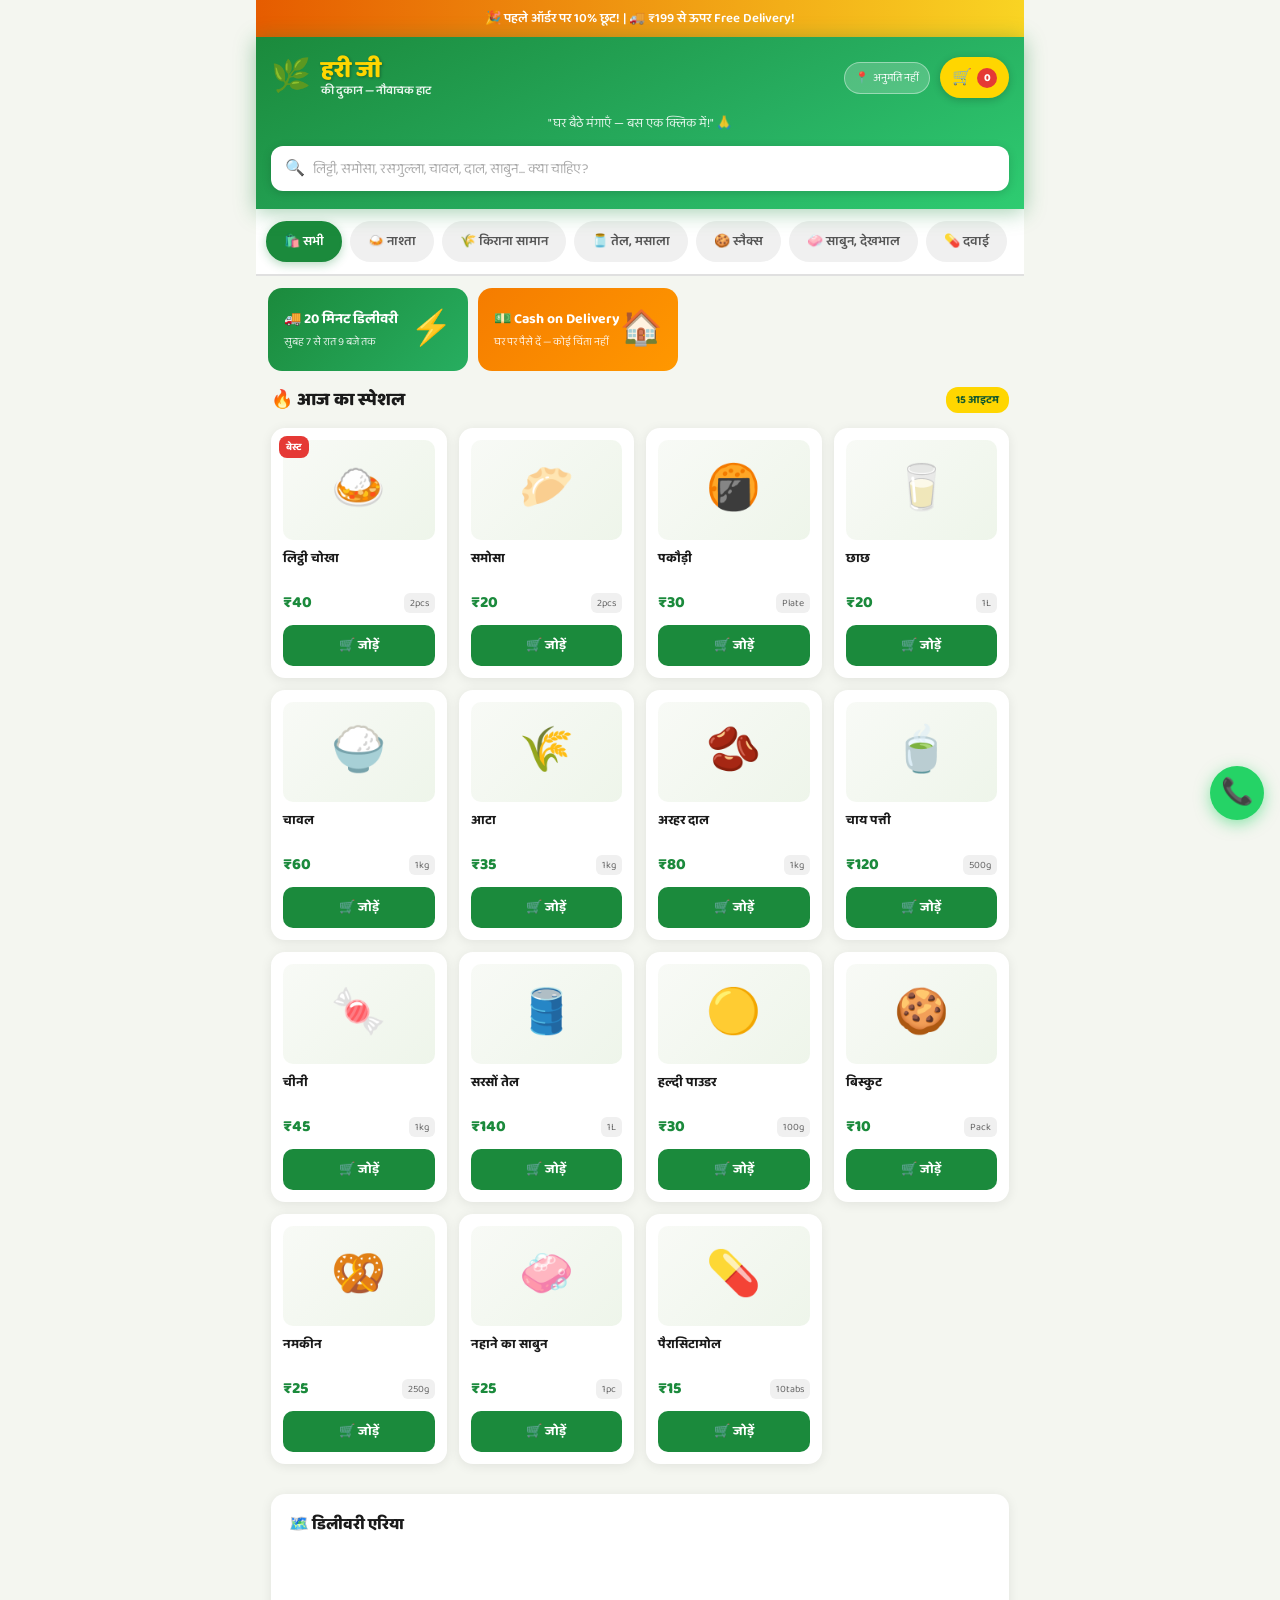
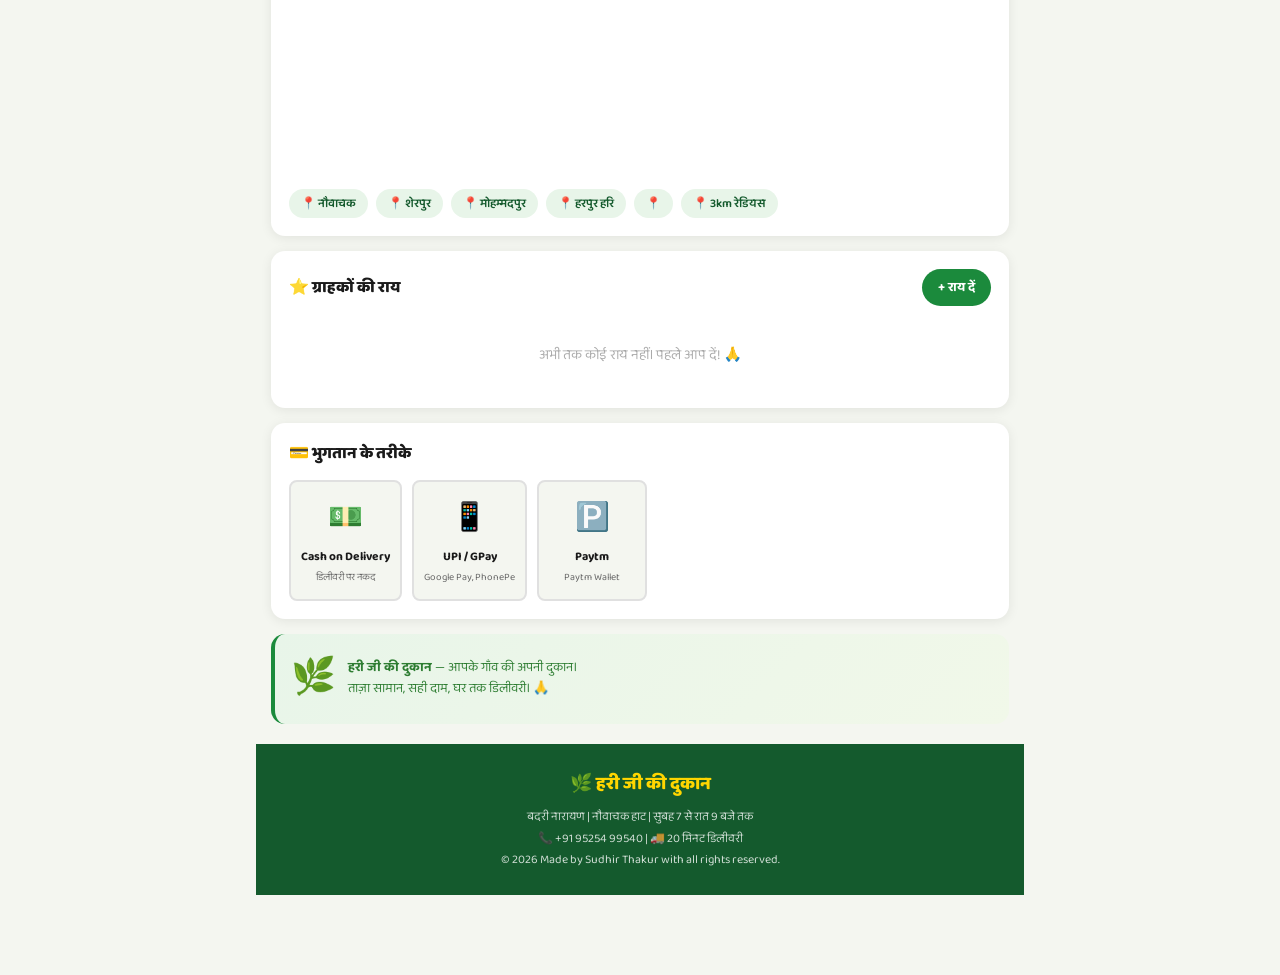
<file: index.html>
<!DOCTYPE html>
<html lang="hi">
<head>
    <meta charset="UTF-8">
    <meta name="viewport" content="width=device-width, initial-scale=1.0, maximum-scale=1.0">
    <title>हरी जी की दुकान 🛒</title>
    <link rel="preconnect" href="https://fonts.googleapis.com">
    <link href="https://fonts.googleapis.com/css2?family=Baloo+2:wght@400;600;700;800&family=Noto+Sans+Devanagari:wght@400;600;700&display=swap" rel="stylesheet">
    <link rel="stylesheet" href="style.css">
</head>
<body>

<!-- OFFER STRIP -->
<div class="offer-strip" id="offer-strip">
    🎉 पहले ऑर्डर पर 10% छूट! कोड: <strong>HARI10</strong> &nbsp;|&nbsp; 🚚 ₹99 से ऊपर Free Delivery!
</div>

<!-- HEADER -->
<header>
    <div class="header-inner">
        <div class="logo-wrap">
            <div class="logo-icon">🌿</div>
            <div class="logo-text">
                <span class="logo-main">हरी जी</span>
                <span class="logo-sub">की दुकान — नौवाचक हाट</span>
            </div>
        </div>
        <div class="header-right">
            <div class="location-badge" id="location-status" onclick="getLocation()">
                <span>📍</span>
                <span id="loc-text">लोकेशन लें</span>
            </div>
            <div class="cart-icon" onclick="openCart()">
                🛒 <span class="cart-count" id="cart-count">0</span>
            </div>
        </div>
    </div>
    <div class="slogan">"घर बैठे मंगाएँ — बस एक क्लिक में!" 🙏</div>
    <div class="search-bar">
        <span>🔍</span>
        <input type="text" id="search-input" placeholder="लिट्टी, समोसा, रसगुल्ला, चावल, दाल, साबुन... क्या चाहिए?" oninput="searchProducts()">
    </div>
</header>

<!-- CATEGORIES -->
<div class="categories" id="cat-bar">
    <div class="cat-pill active" onclick="filterCat(this,'All')">🛍️ सभी</div>
</div>

<!-- BANNERS -->
<div class="banner-area">
    <div class="banner-card banner-green">
        <div><div class="banner-title">🚚 20 मिनट डिलीवरी</div><div class="banner-sub">सुबह 7 से रात 9 बजे तक</div></div>
        <span style="font-size:34px">⚡</span>
    </div>
    <div class="banner-card banner-orange">
        <div><div class="banner-title">💵 Cash on Delivery</div><div class="banner-sub">घर पर पैसे दें — कोई चिंता नहीं</div></div>
        <span style="font-size:34px">🏠</span>
    </div>
</div>

<!-- MAIN -->
<div class="container">
    <div class="section-header">
        <span class="section-title">🔥 आज का स्पेशल</span>
        <span class="section-badge" id="product-count-badge">लोड हो रहा है...</span>
    </div>
    <div class="product-grid" id="product-list">
        <div class="loading-wrap" style="grid-column:1/-1;text-align:center;padding:40px;">
            <div class="spinner"></div>
            <p style="margin-top:10px;color:#888">प्रोडक्ट लोड हो रहे हैं...</p>
        </div>
    </div>
    <div class="empty-state" id="empty-state" style="display:none">
        <div style="font-size:52px">🔍</div>
        <p>कोई प्रोडक्ट नहीं मिला</p>
        <button onclick="filterCat(document.querySelector('.cat-pill'),'All')">सभी देखें</button>
    </div>
</div>

<!-- DELIVERY MAP -->
<div class="map-section">
    <h3 class="map-title">🗺️ डिलीवरी एरिया</h3>
    <div class="map-wrap">
        <iframe
            src="https://www.google.com/maps/embed?pb=!1m18!1m12!1m3!1d14417.123456789!2d84.9!3d25.6!2m3!1f0!2f0!3f0!3m2!1i1024!2i768!4f13.1!3m3!1m2!1s0x0%3A0x0!2zMjXCsDM2JzAwLjAiTiA4NMKwNTQnMDAuMCJF!5e0!3m2!1shi!2sin!4v1234567890"
            width="100%" height="220" style="border:0;border-radius:12px" allowfullscreen loading="lazy">
        </iframe>
    </div>
    <div class="delivery-zones">
        <div class="zone-tag">📍 नौवाचक</div>
        <div class="zone-tag">📍 शेरपुर </div>
        <div class="zone-tag">📍 मोहम्मदपुर </div>
        <div class="zone-tag">📍 हरपुर हरि </div>
        <div class="zone-tag">📍   </div>
        <div class="zone-tag">📍 3km रेडियस</div>
    </div>
</div>

<!-- REVIEWS SECTION -->
<div class="reviews-section">
    <div class="reviews-header">
        <h3>⭐ ग्राहकों की राय</h3>
        <button class="add-review-btn" onclick="openModal('review-modal')">+ राय दें</button>
    </div>
    <div class="reviews-list" id="reviews-list">
        <!-- loaded dynamically -->
    </div>
</div>

<!-- PAYMENT INFO -->
<div class="payment-section">
    <h3 class="pay-title">💳 भुगतान के तरीके</h3>
    <div class="pay-grid">
        <div class="pay-card"><div class="pay-icon">💵</div><div class="pay-name">Cash on Delivery</div><div class="pay-desc">डिलीवरी पर नकद</div></div>
        <div class="pay-card"><div class="pay-icon">📱</div><div class="pay-name">UPI / GPay</div><div class="pay-desc">Google Pay, PhonePe</div></div>
        <div class="pay-card"><div class="pay-icon">🅿️</div><div class="pay-name">Paytm</div><div class="pay-desc">Paytm Wallet</div></div>
    </div>
</div>

<div class="about-section">
    <div class="about-inner">
        <div style="font-size:36px">🌿</div>
        <div><strong>हरी जी की दुकान</strong> — आपके गाँव की अपनी दुकान।<br>ताज़ा सामान, सही दाम, घर तक डिलीवरी। 🙏</div>
    </div>
</div>

<!-- CART BAR -->
<div class="cart-bar" id="cart-bar" style="display:none" onclick="openCart()">
    <span>🛒 <span id="cart-bar-count">0</span> आइटम</span>
    <span>₹<span id="cart-bar-total">0</span></span>
    <span class="cart-bar-btn">ऑर्डर करें →</span>
</div>

<!-- CALL BUTTON -->
<a href="tel:+919525499540" class="call-btn">📞</a>

<!-- ========== MODALS ========== -->

<!-- Location Modal -->
<div class="modal-overlay" id="location-modal">
    <div class="modal-box">
        <div class="modal-header">📍 आपकी लोकेशन</div>
        <p id="location-text" style="color:#555;text-align:center;margin-bottom:16px"></p>
        <button class="btn-primary" onclick="closeModal('location-modal')">ठीक है ✓</button>
    </div>
</div>

<!-- Quantity Modal -->
<div class="modal-overlay" id="quantity-modal">
    <div class="modal-box">
        <div class="modal-header-row">
            <span>🛒 कार्ट में जोड़ें</span>
            <span class="modal-close" onclick="closeModal('quantity-modal')">✕</span>
        </div>
        <div class="product-modal-info">
            <div class="product-modal-img" id="modal-img"></div>
            <div>
                <div class="product-modal-name" id="product-name-display"></div>
                <div class="product-modal-price" id="product-price-display"></div>
            </div>
        </div>
        <div class="qty-row">
            <span style="font-size:15px;font-weight:700">मात्रा:</span>
            <div class="quantity-controls">
                <button class="qty-btn" onclick="decreaseQty()">−</button>
                <span class="qty-display" id="qty-display">1</span>
                <button class="qty-btn" onclick="increaseQty()">+</button>
            </div>
        </div>
        <div class="total-price-box">कुल: <span id="total-display">₹0</span></div>
        <button class="btn-primary" onclick="addToCart()">🛒 कार्ट में जोड़ें</button>
        <button class="btn-secondary" onclick="closeModal('quantity-modal')">रद्द करें</button>
    </div>
</div>

<!-- Cart Modal -->
<div class="modal-overlay" id="cart-modal">
    <div class="modal-box modal-large">
        <div class="modal-header-row">
            <span>🛒 आपका कार्ट</span>
            <span class="modal-close" onclick="closeModal('cart-modal')">✕</span>
        </div>
        <div id="cart-items-list"></div>
        <div class="cart-empty" id="cart-empty-msg"><div style="font-size:48px">🛒</div><p>कार्ट खाली है!</p></div>
        <div class="cart-summary" id="cart-summary" style="display:none">
            <div class="cart-total-row">
                <span>कुल राशि:</span>
                <span style="color:var(--green);font-size:20px;font-weight:800">₹<span id="cart-total">0</span></span>
            </div>
            <button class="btn-primary" onclick="proceedToCheckout()">✅ ऑर्डर करें</button>
            <button class="btn-secondary" onclick="closeModal('cart-modal')">और देखें</button>
        </div>
    </div>
</div>

<!-- Payment / Checkout Modal -->
<div class="modal-overlay" id="payment-modal">
    <div class="modal-box modal-large">
        <div class="modal-header-row">
            <span>💳 ऑर्डर करें</span>
            <span class="modal-close" onclick="closeModal('payment-modal')">✕</span>
        </div>
        <label class="field-label">🏠 डिलीवरी का पता *</label>
        <textarea id="delivery-address" placeholder="पूरा पता लिखें... जैसे: मकान नं. 5, मेन रोड, गाँव का नाम" rows="3"></textarea>

        <label class="field-label" style="margin-top:12px">📦 ऑर्डर सारांश</label>
        <div id="checkout-summary"></div>

        <label class="field-label" style="margin-top:12px">💳 भुगतान का तरीका</label>
        <div class="payment-options">
            <label class="pay-option">
                <input type="radio" name="payment" value="COD" checked>
                <span class="pay-opt-icon">💵</span>
                <div><strong>Cash on Delivery</strong><div class="pay-opt-sub">डिलीवरी पर नकद — सबसे आसान!</div></div>
                <span class="pay-badge">सबसे लोकप्रिय</span>
            </label>
            <label class="pay-option">
                <input type="radio" name="payment" value="UPI">
                <span class="pay-opt-icon">📱</span>
                <div><strong>UPI Payment</strong><div class="pay-opt-sub">Google Pay, PhonePe</div></div>
            </label>
            <label class="pay-option">
                <input type="radio" name="payment" value="Paytm">
                <span class="pay-opt-icon">🅿️</span>
                <div><strong>Paytm</strong><div class="pay-opt-sub">Paytm Wallet से भुगतान</div></div>
            </label>
        </div>
        <button class="btn-primary btn-whatsapp" onclick="confirmOrder()">📲 WhatsApp पर ऑर्डर भेजें</button>
        <button class="btn-secondary" onclick="closeModal('payment-modal')">वापस जाएं</button>
    </div>
</div>

<!-- Review Modal -->
<div class="modal-overlay" id="review-modal">
    <div class="modal-box">
        <div class="modal-header-row">
            <span>⭐ अपनी राय दें</span>
            <span class="modal-close" onclick="closeModal('review-modal')">✕</span>
        </div>
        <label class="field-label">आपका नाम</label>
        <input type="text" id="review-name" placeholder="जैसे: रामजी, सुनीता देवी..." class="text-input">

        <label class="field-label" style="margin-top:12px">रेटिंग दें</label>
        <div class="star-selector" id="star-selector">
            <span class="star" data-val="1" onclick="setRating(1)">★</span>
            <span class="star" data-val="2" onclick="setRating(2)">★</span>
            <span class="star" data-val="3" onclick="setRating(3)">★</span>
            <span class="star" data-val="4" onclick="setRating(4)">★</span>
            <span class="star" data-val="5" onclick="setRating(5)">★</span>
        </div>

        <label class="field-label" style="margin-top:12px">आपकी राय</label>
        <textarea id="review-text" placeholder="सामान कैसा था? डिलीवरी कैसी रही?..." rows="3"></textarea>

        <button class="btn-primary" style="margin-top:14px" onclick="submitReview()">✅ राय भेजें</button>
        <button class="btn-secondary" onclick="closeModal('review-modal')">रद्द करें</button>
    </div>
</div>

<!-- Success Modal -->
<div class="modal-overlay" id="success-modal">
    <div class="modal-box" style="text-align:center">
        <div style="font-size:64px;margin-bottom:8px">🎉</div>
        <h3 style="color:#1B8A3C;margin:0 0 10px">ऑर्डर भेज दिया गया!</h3>
        <p style="color:#555">हरी जी जल्द ही आपसे संपर्क करेंगे।<br>20 मिनट में डिलीवरी होगी! 🚚</p>
        <button class="btn-primary" style="margin-top:16px" onclick="closeModal('success-modal')">धन्यवाद 🙏</button>
    </div>
</div>

<footer>
    <div class="footer-inner">
        <div class="footer-logo">🌿 हरी जी की दुकान</div>
        <p> बदरी नारायण | नौवाचक हाट | सुबह 7 से रात 9 बजे तक</p>
        <p>📞 +91 95254 99540 | 🚚 20 मिनट डिलीवरी</p>
        <p>© 2026 Made by Sudhir Thakur with all rights reserved.</p>
    </div>
</footer>

<script src="config.js"></script>
<script src="script.js"></script>
</body>
</html>
</file>
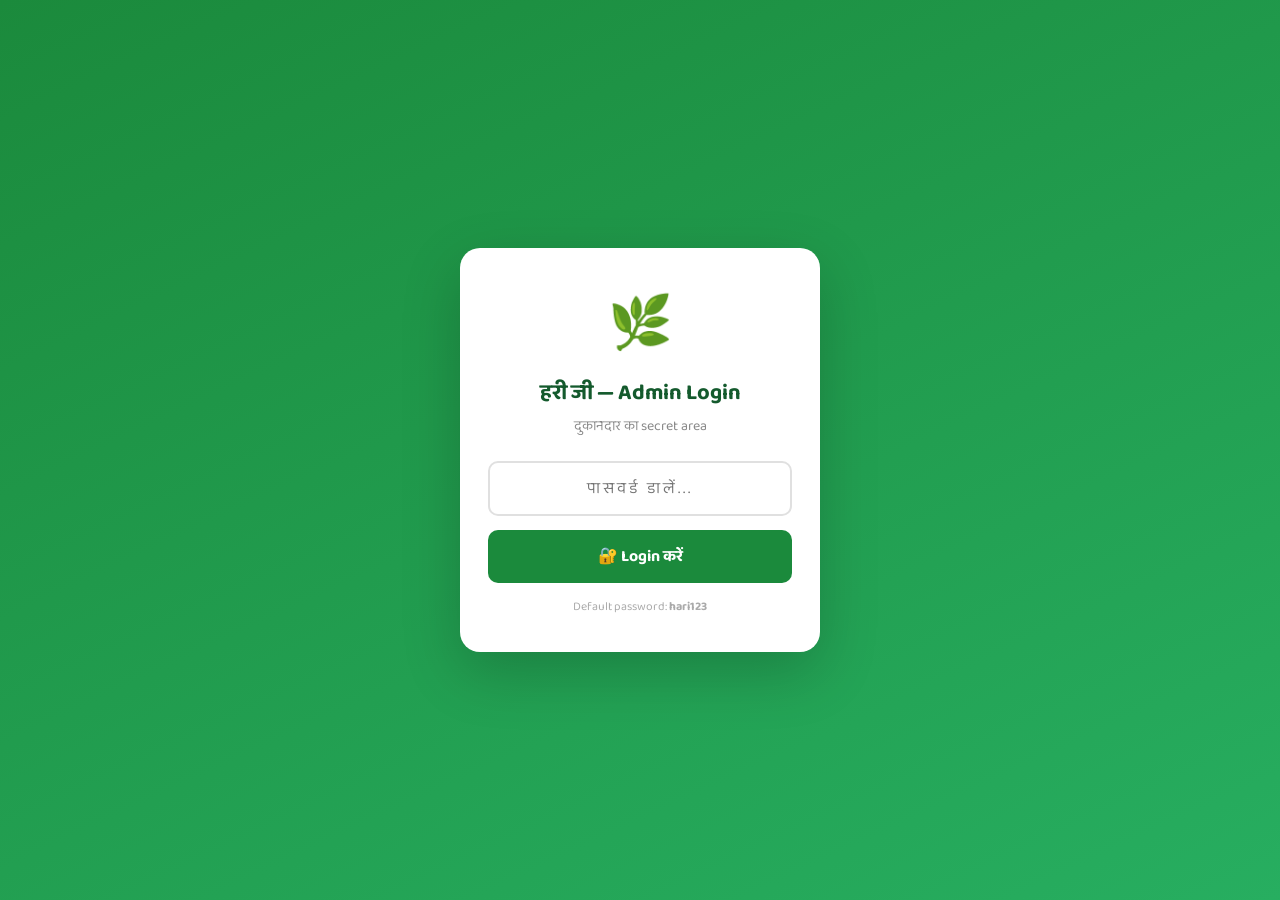
<file: admin.html>
<!DOCTYPE html>
<html lang="hi">
<head>
    <meta charset="UTF-8">
    <meta name="viewport" content="width=device-width, initial-scale=1.0">
    <title>Admin — हरी जी की दुकान</title>
    <link href="https://fonts.googleapis.com/css2?family=Baloo+2:wght@400;600;700;800&display=swap" rel="stylesheet">
    <link rel="stylesheet" href="admin.css">
</head>
<body>

<!-- LOGIN SCREEN -->
<div id="login-screen">
    <div class="login-box">
        <div style="font-size:52px;margin-bottom:8px">🌿</div>
        <h2>हरी जी — Admin Login</h2>
        <p style="color:#888;font-size:14px;margin-bottom:24px">दुकानदार का secret area</p>
        <input type="password" id="admin-pass" placeholder="पासवर्ड डालें..." class="login-input" onkeydown="if(event.key==='Enter')doLogin()">
        <button class="login-btn" onclick="doLogin()">🔐 Login करें</button>
        <p class="login-hint">Default password: <strong>hari123</strong></p>
    </div>
</div>

<!-- ADMIN PANEL (hidden until login) -->
<div id="admin-panel" style="display:none">

    <!-- SIDEBAR -->
    <div class="admin-sidebar">
        <div class="sidebar-logo">
            <div style="font-size:28px">🌿</div>
            <div>
                <div style="font-weight:800;font-size:16px">हरी जी</div>
                <div style="font-size:11px;opacity:0.7">Admin Panel</div>
            </div>
        </div>
        <nav class="sidebar-nav">
            <a class="nav-item active" onclick="showTab('dashboard')">📊 Dashboard</a>
            <a class="nav-item" onclick="showTab('products')">📦 Products</a>
            <a class="nav-item" onclick="showTab('orders')">🛒 Orders</a>
            <a class="nav-item" onclick="showTab('reviews')">⭐ Reviews</a>
            <a class="nav-item" onclick="showTab('settings')">⚙️ Settings</a>
        </nav>
        <button class="logout-btn" onclick="logout()">🚪 Logout</button>
    </div>

    <!-- MAIN CONTENT -->
    <div class="admin-main">

        <!-- TOP BAR -->
        <div class="admin-topbar">
            <div class="topbar-title" id="topbar-title">📊 Dashboard</div>
            <div class="topbar-right">
                <span class="shop-status" id="shop-status-badge" onclick="toggleShopStatus()">🟢 दुकान खुली है</span>
                <a href="index.html" target="_blank" class="view-site-btn">🌐 Site देखें</a>
            </div>
        </div>

        <!-- ===== DASHBOARD TAB ===== -->
        <div class="tab-content active" id="tab-dashboard">
            <div class="stats-grid">
                <div class="stat-card">
                    <div class="stat-icon">📦</div>
                    <div class="stat-num" id="stat-products">0</div>
                    <div class="stat-label">कुल Products</div>
                </div>
                <div class="stat-card">
                    <div class="stat-icon">⭐</div>
                    <div class="stat-num" id="stat-reviews">0</div>
                    <div class="stat-label">Reviews</div>
                </div>
                <div class="stat-card">
                    <div class="stat-icon">🕐</div>
                    <div class="stat-num" id="stat-time">7AM-9PM</div>
                    <div class="stat-label">Delivery Time</div>
                </div>
                <div class="stat-card">
                    <div class="stat-icon">📞</div>
                    <div class="stat-num" style="font-size:14px">+91 95254 99540</div>
                    <div class="stat-label">WhatsApp</div>
                </div>
            </div>

            <div class="dashboard-info">
                <h3>🚀 Google Sheets Setup करें</h3>
                <div class="setup-steps">
                    <div class="step">
                        <div class="step-num">1</div>
                        <div>
                            <strong>Google Sheet बनाएं</strong><br>
                            <a href="https://sheets.google.com" target="_blank" class="link-btn">sheets.google.com खोलें →</a>
                            <p class="step-desc">नई sheet बनाएं। पहली row में: <code>id, name, price, category, unit, emoji, badge, available</code></p>
                        </div>
                    </div>
                    <div class="step">
                        <div class="step-num">2</div>
                        <div>
                            <strong>Sheet को Public करें</strong><br>
                            <p class="step-desc">File → Share → Anyone with link → Viewer → Done</p>
                        </div>
                    </div>
                    <div class="step">
                        <div class="step-num">3</div>
                        <div>
                            <strong>Sheet ID यहाँ डालें</strong><br>
                            <p class="step-desc">URL से ID copy करें: docs.google.com/spreadsheets/d/<strong>SHEET_ID_HERE</strong>/edit</p>
                            <div style="display:flex;gap:8px;margin-top:8px">
                                <input type="text" id="sheet-id-input" placeholder="Sheet ID paste करें..." class="setting-input" style="flex:1">
                                <button class="save-btn" onclick="saveSheetId()">💾 Save</button>
                            </div>
                        </div>
                    </div>
                    <div class="step">
                        <div class="step-num">4</div>
                        <div>
                            <strong>Test करें</strong><br>
                            <button class="test-btn" onclick="testSheetConnection()">🔄 Connection Test करें</button>
                            <span id="test-result" style="margin-left:10px;font-size:13px"></span>
                        </div>
                    </div>
                </div>
            </div>
        </div>

        <!-- ===== PRODUCTS TAB ===== -->
        <div class="tab-content" id="tab-products">
            <div class="tab-header">
                <h2>📦 Products Management</h2>
                <button class="add-btn" onclick="openAddProduct()">+ नया Product जोड़ें</button>
            </div>

            <!-- Add/Edit Product Form -->
            <div class="product-form-card" id="product-form" style="display:none">
                <h3 id="form-title">➕ नया Product जोड़ें</h3>
                <div class="form-grid">
                    <div class="form-group">
                        <label>Product का नाम (हिंदी) *</label>
                        <input type="text" id="f-name" placeholder="जैसे: चावल, दाल, तेल..." class="form-input">
                    </div>
                    <div class="form-group">
                        <label>कीमत (₹) *</label>
                        <input type="number" id="f-price" placeholder="जैसे: 60" class="form-input">
                    </div>
                    <div class="form-group">
                        <label>Category *</label>
                        <select id="f-category" class="form-input">
                            <option value="">-- चुनें --</option>
                            <option>नाश्ता</option>
                            <option>किराना सामान</option>
                            <option>स्नैक्स</option>
                            <option>तेल, मसाला</option>
                            <option>साबुन, देखभाल</option>
                            <option>दवाई</option>
                        </select>
                    </div>
                    <div class="form-group">
                        <label>मात्रा / Unit</label>
                        <input type="text" id="f-unit" placeholder="जैसे: 1kg, 250g, 2pcs..." class="form-input">
                    </div>
                    <div class="form-group">
                        <label>Emoji (product icon)</label>
                        <input type="text" id="f-emoji" placeholder="जैसे: 🍚 🫘 🛢️" class="form-input" style="font-size:22px">
                    </div>
                    <div class="form-group">
                        <label>Badge (optional)</label>
                        <input type="text" id="f-badge" placeholder="जैसे: बेस्ट, नया, ऑफर" class="form-input">
                    </div>
                </div>

                <!-- Image Upload -->
                <div class="form-group" style="margin-top:12px">
                    <label>📸 Product की फोटो (optional)</label>
                    <div class="image-upload-area" id="image-upload-area" onclick="document.getElementById('f-image').click()">
                        <div id="upload-placeholder">
                            <div style="font-size:36px">📷</div>
                            <p>फोटो चुनें या यहाँ खींचें</p>
                            <p style="font-size:12px;color:#aaa">JPG, PNG — Max 2MB</p>
                        </div>
                        <img id="image-preview" style="display:none;max-width:100%;max-height:180px;border-radius:8px">
                    </div>
                    <input type="file" id="f-image" accept="image/*" style="display:none" onchange="previewImage(event)">
                </div>

                <div style="display:flex;align-items:center;gap:12px;margin-top:10px">
                    <label style="display:flex;align-items:center;gap:8px;cursor:pointer;font-weight:600">
                        <input type="checkbox" id="f-available" checked style="width:18px;height:18px">
                        Product उपलब्ध है (Available)
                    </label>
                </div>

                <div class="form-actions">
                    <button class="save-btn" onclick="saveProduct()">💾 Save करें</button>
                    <button class="cancel-form-btn" onclick="closeProductForm()">रद्द करें</button>
                </div>
            </div>

            <!-- Products List -->
            <div class="products-admin-grid" id="products-admin-list">
                <div style="text-align:center;padding:40px;color:#888">
                    <div class="spinner"></div>
                    <p style="margin-top:10px">Products लोड हो रहे हैं...</p>
                </div>
            </div>
        </div>

        <!-- ===== ORDERS TAB ===== -->
        <div class="tab-content" id="tab-orders">
            <div class="tab-header">
                <h2>🛒 Orders</h2>
                <a href="https://wa.me/919525499540" target="_blank" class="add-btn">📲 WhatsApp खोलें</a>
            </div>
            <div class="orders-info">
                <div class="info-card">
                    <div style="font-size:40px">📲</div>
                    <h3>ऑर्डर WhatsApp पर आते हैं</h3>
                    <p>जब कोई customer ऑर्डर करता है, तो automatically WhatsApp message आता है।</p>
                    <p>Message में होगा: <strong>customer का नाम, पता, सामान की list, कुल रकम, payment method और location.</strong></p>
                    <a href="https://wa.me/919525499540" target="_blank" class="login-btn" style="display:inline-block;margin-top:16px;text-decoration:none">📱 WhatsApp खोलें</a>
                </div>
            </div>
        </div>

        <!-- ===== REVIEWS TAB ===== -->
        <div class="tab-content" id="tab-reviews">
            <div class="tab-header">
                <h2>⭐ Customer Reviews</h2>
            </div>
            <div id="admin-reviews-list">
                <div style="text-align:center;padding:40px;color:#888">Reviews लोड हो रहे हैं...</div>
            </div>
        </div>

        <!-- ===== SETTINGS TAB ===== -->
        <div class="tab-content" id="tab-settings">
            <div class="tab-header"><h2>⚙️ Settings</h2></div>
            <div class="settings-grid">

                <div class="setting-card">
                    <h3>🔐 Admin Password बदलें</h3>
                    <input type="password" id="new-pass" placeholder="नया password..." class="setting-input">
                    <input type="password" id="confirm-pass" placeholder="दोबारा डालें..." class="setting-input" style="margin-top:8px">
                    <button class="save-btn" style="margin-top:10px" onclick="changePassword()">💾 Password बदलें</button>
                </div>

                <div class="setting-card">
                    <h3>📞 WhatsApp Number</h3>
                    <input type="text" id="wa-number" class="setting-input" placeholder="91XXXXXXXXXX">
                    <button class="save-btn" style="margin-top:10px" onclick="saveWaNumber()">💾 Save</button>
                </div>

                <div class="setting-card">
                    <h3>🕐 Delivery Timing</h3>
                    <div style="display:flex;gap:10px;align-items:center">
                        <input type="time" id="open-time" value="07:00" class="setting-input" style="flex:1">
                        <span>से</span>
                        <input type="time" id="close-time" value="21:00" class="setting-input" style="flex:1">
                    </div>
                    <button class="save-btn" style="margin-top:10px" onclick="saveTiming()">💾 Save</button>
                </div>

                <div class="setting-card">
                    <h3>🎉 Offer Strip Message</h3>
                    <input type="text" id="offer-text" class="setting-input" placeholder="ऑफर message लिखें...">
                    <button class="save-btn" style="margin-top:10px" onclick="saveOfferText()">💾 Save</button>
                </div>

                <div class="setting-card">
                    <h3>📊 Google Sheets ID</h3>
                    <input type="text" id="sheet-id-setting" class="setting-input" placeholder="Sheet ID...">
                    <button class="save-btn" style="margin-top:10px" onclick="saveSheetIdFromSettings()">💾 Save</button>
                    <p style="font-size:12px;color:#888;margin-top:6px">Sheet ID बदलने पर page reload होगा</p>
                </div>

                <div class="setting-card danger-card">
                    <h3>🗑️ सभी Reviews हटाएं</h3>
                    <p style="color:#888;font-size:13px">यह सभी customer reviews delete कर देगा।</p>
                    <button class="danger-btn" onclick="clearReviews()">⚠️ सभी Reviews हटाएं</button>
                </div>
            </div>
        </div>

    </div><!-- end admin-main -->
</div><!-- end admin-panel -->

<!-- Add/Edit Product success toast -->
<div id="admin-toast" class="admin-toast" style="display:none"></div>

<script src="config.js"></script>
<script src="admin.js"></script>
</body>
</html>
</file>
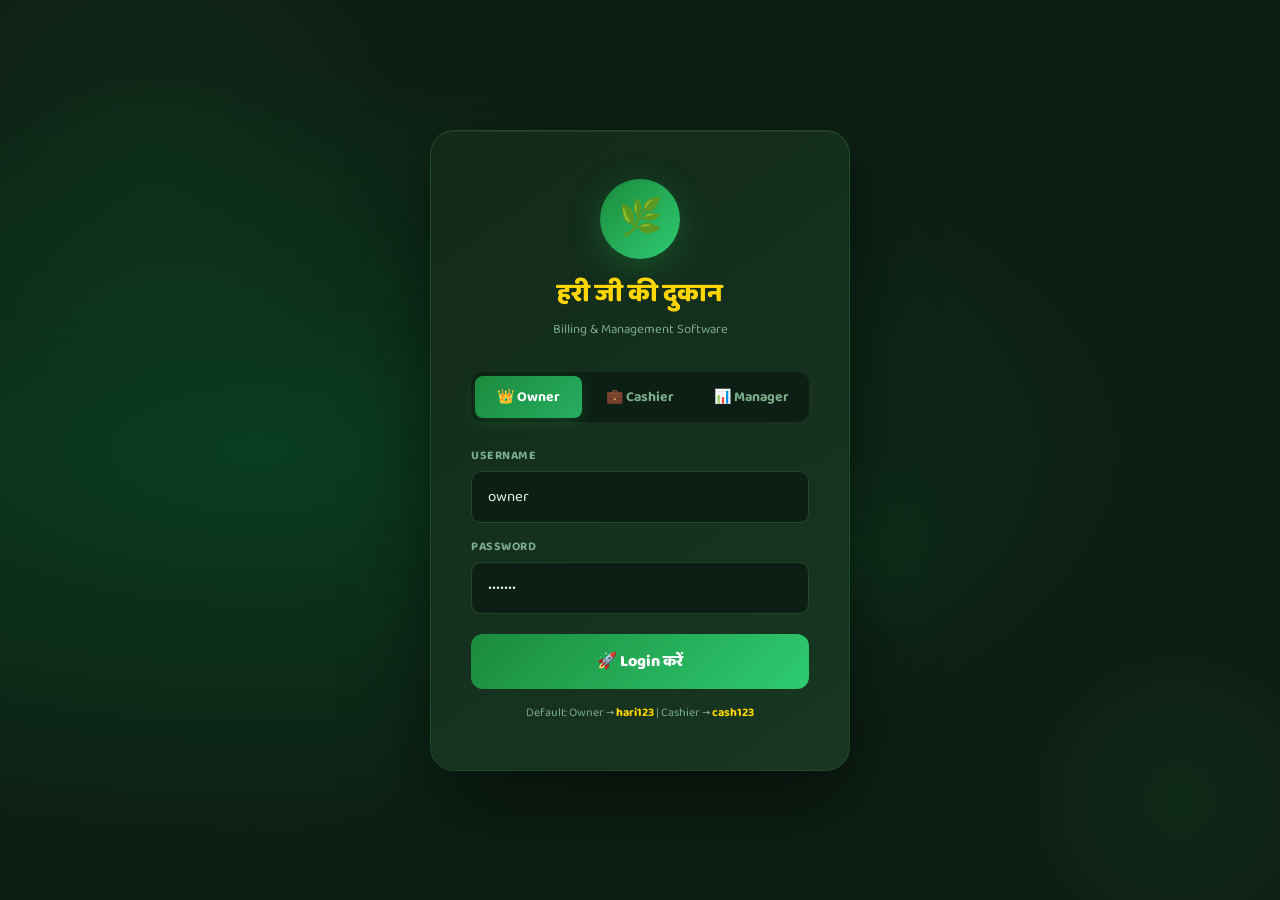
<file: billing.html>
<!DOCTYPE html>
<html lang="hi">
<head>
<meta charset="UTF-8">
<meta name="viewport" content="width=device-width, initial-scale=1.0">
<title>हरी जी — Billing Software</title>
<link href="https://fonts.googleapis.com/css2?family=Baloo+2:wght@400;600;700;800;900&family=Noto+Sans+Devanagari:wght@400;600;700&display=swap" rel="stylesheet">
<style>
/* ============================================================
   ROOT & RESET
============================================================ */
:root {
  --g1:#0a3d1f; --g2:#1B8A3C; --g3:#27AE60; --g4:#2ECC71;
  --yellow:#FFD600; --orange:#FF6B00; --red:#e53935; --blue:#1565C0;
  --bg:#0d1f14; --card:#122a1a; --card2:#183622; --border:#1e4a28;
  --text:#e8f5e9; --muted:#7aad8a; --white:#fff;
  --font:'Baloo 2','Noto Sans Devanagari',sans-serif;
  --shadow:0 8px 32px rgba(0,0,0,0.4);
  --radius:16px; --radius-sm:10px;
}
*{box-sizing:border-box;margin:0;padding:0}
body{font-family:var(--font);background:var(--bg);color:var(--text);min-height:100vh;overflow-x:hidden}
::-webkit-scrollbar{width:6px}
::-webkit-scrollbar-track{background:var(--card)}
::-webkit-scrollbar-thumb{background:var(--g2);border-radius:3px}

/* ============================================================
   LOGIN PAGE
============================================================ */
#login-page {
  min-height:100vh;
  display:flex;align-items:center;justify-content:center;
  background:radial-gradient(ellipse at 20% 50%,#0a3d1f 0%,#0d1f14 60%),
             radial-gradient(ellipse at 80% 20%,#1B8A3C22 0%,transparent 50%);
  position:relative;overflow:hidden;
}
.login-bg-circles {
  position:absolute;inset:0;pointer-events:none;
}
.lbc {
  position:absolute;border-radius:50%;
  background:radial-gradient(circle,#1B8A3C18,transparent 70%);
  animation:floatCircle 8s ease-in-out infinite;
}
.lbc:nth-child(1){width:500px;height:500px;top:-100px;left:-100px;animation-delay:0s}
.lbc:nth-child(2){width:300px;height:300px;bottom:-50px;right:-50px;animation-delay:3s}
.lbc:nth-child(3){width:200px;height:200px;top:50%;left:60%;animation-delay:6s}
@keyframes floatCircle{0%,100%{transform:scale(1) rotate(0deg)}50%{transform:scale(1.1) rotate(10deg)}}

.login-box {
  background:linear-gradient(145deg,var(--card),var(--card2));
  border:1px solid var(--border);
  border-radius:24px;
  padding:48px 40px;
  width:90%;max-width:420px;
  box-shadow:0 32px 80px rgba(0,0,0,0.5),inset 0 1px 0 rgba(255,255,255,0.05);
  position:relative;z-index:1;
  animation:loginAppear 0.6s cubic-bezier(0.34,1.56,0.64,1) both;
}
@keyframes loginAppear{from{opacity:0;transform:translateY(40px) scale(0.95)}to{opacity:1;transform:translateY(0) scale(1)}}

.login-logo {
  text-align:center;margin-bottom:32px;
}
.login-logo-icon {
  width:80px;height:80px;
  background:linear-gradient(135deg,var(--g2),var(--g4));
  border-radius:50%;
  display:flex;align-items:center;justify-content:center;
  font-size:36px;margin:0 auto 14px;
  box-shadow:0 8px 32px rgba(27,138,60,0.4);
  animation:pulse 3s ease-in-out infinite;
}
@keyframes pulse{0%,100%{box-shadow:0 8px 32px rgba(27,138,60,0.4)}50%{box-shadow:0 8px 48px rgba(27,138,60,0.7)}}
.login-logo h1{font-size:26px;font-weight:900;color:var(--yellow)}
.login-logo p{font-size:13px;color:var(--muted);margin-top:4px}

.login-tabs {
  display:flex;background:var(--bg);border-radius:12px;padding:4px;margin-bottom:24px;gap:4px;
}
.login-tab {
  flex:1;padding:10px;border-radius:8px;border:none;
  font-family:var(--font);font-size:14px;font-weight:700;cursor:pointer;
  background:transparent;color:var(--muted);transition:all 0.3s;
}
.login-tab.active{background:linear-gradient(135deg,var(--g2),var(--g3));color:white;box-shadow:0 4px 15px rgba(27,138,60,0.3)}

.login-form{display:flex;flex-direction:column;gap:14px}
.form-field{display:flex;flex-direction:column;gap:6px}
.form-field label{font-size:12px;font-weight:700;color:var(--muted);text-transform:uppercase;letter-spacing:0.5px}
.form-field input,.form-field select{
  background:var(--bg);border:1.5px solid var(--border);border-radius:10px;
  padding:13px 16px;font-family:var(--font);font-size:15px;color:var(--text);outline:none;
  transition:border-color 0.2s,box-shadow 0.2s;
}
.form-field input:focus,.form-field select:focus{
  border-color:var(--g3);box-shadow:0 0 0 3px rgba(39,174,96,0.15);
}
.form-field select option{background:var(--card)}

.login-btn {
  background:linear-gradient(135deg,var(--g2),var(--g4));
  color:white;border:none;padding:15px;border-radius:12px;
  font-family:var(--font);font-size:16px;font-weight:800;cursor:pointer;
  margin-top:6px;transition:all 0.3s;position:relative;overflow:hidden;
}
.login-btn::after{content:'';position:absolute;inset:0;background:linear-gradient(135deg,rgba(255,255,255,0.1),transparent);opacity:0;transition:opacity 0.3s}
.login-btn:hover::after{opacity:1}
.login-btn:active{transform:scale(0.98)}

.login-hint{text-align:center;font-size:12px;color:var(--muted);margin-top:14px}
.login-hint strong{color:var(--yellow)}

/* ============================================================
   MAIN APP
============================================================ */
#app{display:none;min-height:100vh;flex-direction:column}

/* TOP BAR */
.topbar {
  background:linear-gradient(90deg,var(--g1),var(--card2));
  border-bottom:1px solid var(--border);
  padding:12px 20px;
  display:flex;align-items:center;justify-content:space-between;
  position:sticky;top:0;z-index:100;
  box-shadow:0 4px 20px rgba(0,0,0,0.3);
}
.topbar-left{display:flex;align-items:center;gap:14px}
.topbar-logo{display:flex;align-items:center;gap:10px}
.topbar-logo-icon{width:40px;height:40px;background:linear-gradient(135deg,var(--g2),var(--g4));border-radius:10px;display:flex;align-items:center;justify-content:center;font-size:20px}
.topbar-logo-text .t1{font-size:16px;font-weight:900;color:var(--yellow);line-height:1}
.topbar-logo-text .t2{font-size:11px;color:var(--muted)}
.topbar-nav{display:flex;gap:4px}
.nav-btn{
  padding:8px 14px;border-radius:8px;border:none;
  font-family:var(--font);font-size:13px;font-weight:700;cursor:pointer;
  background:transparent;color:var(--muted);transition:all 0.2s;
  display:flex;align-items:center;gap:6px;
}
.nav-btn:hover{background:var(--border);color:var(--text)}
.nav-btn.active{background:linear-gradient(135deg,var(--g2),var(--g3));color:white;box-shadow:0 4px 12px rgba(27,138,60,0.3)}
.topbar-right{display:flex;align-items:center;gap:10px}
.user-badge{
  background:var(--border);border-radius:20px;padding:6px 14px;
  font-size:13px;font-weight:700;color:var(--text);
  display:flex;align-items:center;gap:8px;
}
.user-role{background:var(--g2);color:white;font-size:10px;padding:2px 8px;border-radius:10px;font-weight:800}
.logout-btn{background:var(--red);color:white;border:none;padding:8px 14px;border-radius:8px;font-family:var(--font);font-size:13px;font-weight:700;cursor:pointer}

/* ============================================================
   PAGES
============================================================ */
.page{display:none;padding:20px;animation:fadeIn 0.3s ease}
.page.active{display:block}
@keyframes fadeIn{from{opacity:0;transform:translateY(10px)}to{opacity:1;transform:translateY(0)}}

/* ============================================================
   BILLING PAGE
============================================================ */
.billing-layout{display:grid;grid-template-columns:1fr 380px;gap:20px;height:calc(100vh - 80px)}

/* LEFT — Product Search + Grid */
.products-panel{display:flex;flex-direction:column;gap:14px;overflow:hidden}

.search-section{
  background:var(--card);border:1px solid var(--border);border-radius:var(--radius);padding:16px;
}
.search-row{display:flex;gap:10px;margin-bottom:12px}
.search-input-wrap{
  flex:1;background:var(--bg);border:1.5px solid var(--border);border-radius:10px;
  display:flex;align-items:center;gap:10px;padding:0 14px;
}
.search-input-wrap input{
  flex:1;background:none;border:none;outline:none;
  font-family:var(--font);font-size:15px;color:var(--text);padding:12px 0;
}
.search-input-wrap input::placeholder{color:var(--muted)}
.si-icon{font-size:18px;color:var(--muted)}

.cat-chips{display:flex;gap:8px;overflow-x:auto;scrollbar-width:none;padding-bottom:4px}
.cat-chips::-webkit-scrollbar{display:none}
.cat-chip{
  padding:6px 14px;border-radius:20px;border:1.5px solid var(--border);
  font-family:var(--font);font-size:12px;font-weight:700;cursor:pointer;
  background:transparent;color:var(--muted);white-space:nowrap;transition:all 0.2s;
}
.cat-chip.active{background:var(--g2);color:white;border-color:var(--g2)}

.products-scroll{overflow-y:auto;flex:1}
.products-grid{
  display:grid;grid-template-columns:repeat(auto-fill,minmax(130px,1fr));gap:10px;
}
.prod-card{
  background:var(--card);border:1.5px solid var(--border);border-radius:var(--radius-sm);
  padding:12px;cursor:pointer;transition:all 0.2s;text-align:center;position:relative;
  animation:popIn 0.3s ease both;
}
.prod-card:hover{border-color:var(--g3);background:var(--card2);transform:translateY(-2px);box-shadow:0 8px 24px rgba(27,138,60,0.2)}
.prod-card:active{transform:scale(0.96)}
@keyframes popIn{from{opacity:0;transform:scale(0.9)}to{opacity:1;transform:scale(1)}}
.pc-emoji{font-size:36px;margin-bottom:6px}
.pc-name{font-size:12px;font-weight:700;color:var(--text);line-height:1.3;margin-bottom:4px}
.pc-price{font-size:15px;font-weight:900;color:var(--g4)}
.pc-unit{font-size:10px;color:var(--muted)}
.pc-add-btn{
  position:absolute;top:6px;right:6px;
  width:22px;height:22px;border-radius:50%;
  background:var(--g2);color:white;border:none;
  font-size:16px;cursor:pointer;display:flex;align-items:center;justify-content:center;
  opacity:0;transition:opacity 0.2s;
}
.prod-card:hover .pc-add-btn{opacity:1}

/* RIGHT — Bill Panel */
.bill-panel{
  background:var(--card);border:1px solid var(--border);border-radius:var(--radius);
  display:flex;flex-direction:column;overflow:hidden;
}
.bill-header{
  padding:16px 18px;border-bottom:1px solid var(--border);
  background:linear-gradient(135deg,var(--g1),var(--card2));
}
.bill-header-top{display:flex;align-items:center;justify-content:space-between;margin-bottom:10px}
.bill-title{font-size:16px;font-weight:900;color:var(--yellow)}
.bill-no{font-size:11px;color:var(--muted);font-family:monospace}
.customer-row{display:flex;gap:8px}
.customer-input{
  flex:1;background:var(--bg);border:1.5px solid var(--border);border-radius:8px;
  padding:9px 12px;font-family:var(--font);font-size:13px;color:var(--text);outline:none;
}
.customer-input:focus{border-color:var(--g3)}

.bill-items{flex:1;overflow-y:auto;padding:12px}
.bill-empty{
  height:100%;display:flex;flex-direction:column;align-items:center;justify-content:center;
  color:var(--muted);gap:10px;
}
.bill-empty-icon{font-size:48px;opacity:0.5}

.bill-item{
  display:flex;align-items:center;gap:10px;
  padding:10px 8px;border-bottom:1px solid var(--border);
  animation:slideIn 0.2s ease;
}
@keyframes slideIn{from{opacity:0;transform:translateX(20px)}to{opacity:1;transform:translateX(0)}}
.bi-emoji{font-size:22px;width:32px;text-align:center;flex-shrink:0}
.bi-info{flex:1}
.bi-name{font-size:13px;font-weight:700;color:var(--text)}
.bi-price{font-size:11px;color:var(--muted)}
.bi-controls{display:flex;align-items:center;gap:8px}
.bi-qty-btn{
  width:26px;height:26px;border-radius:50%;border:1.5px solid var(--g2);
  background:transparent;color:var(--g4);font-size:16px;font-weight:700;
  cursor:pointer;display:flex;align-items:center;justify-content:center;transition:all 0.15s;
}
.bi-qty-btn:hover{background:var(--g2);color:white}
.bi-qty{font-size:14px;font-weight:800;color:var(--text);min-width:20px;text-align:center}
.bi-total{font-size:13px;font-weight:800;color:var(--g4);min-width:55px;text-align:right}
.bi-del{background:none;border:none;color:var(--muted);cursor:pointer;font-size:16px;padding:2px 4px;transition:color 0.15s}
.bi-del:hover{color:var(--red)}

/* Bill Footer */
.bill-footer{border-top:1px solid var(--border);padding:14px 16px}
.bill-calc{margin-bottom:12px}
.calc-row{display:flex;justify-content:space-between;font-size:13px;color:var(--muted);padding:3px 0}
.calc-row.total{font-size:18px;font-weight:900;color:var(--text);border-top:1px solid var(--border);padding-top:8px;margin-top:4px}
.calc-row.total span:last-child{color:var(--g4)}

/* GST toggle */
.gst-row{display:flex;align-items:center;justify-content:space-between;margin-bottom:10px}
.gst-label{font-size:13px;color:var(--muted);font-weight:700}
.gst-controls{display:flex;align-items:center;gap:8px}
.gst-input{
  width:60px;background:var(--bg);border:1.5px solid var(--border);border-radius:6px;
  padding:5px 8px;font-family:var(--font);font-size:13px;color:var(--text);outline:none;text-align:center;
}
.toggle-switch{position:relative;width:40px;height:22px;cursor:pointer}
.toggle-switch input{display:none}
.toggle-track{
  width:100%;height:100%;background:var(--border);border-radius:11px;transition:background 0.3s;
}
.toggle-switch input:checked + .toggle-track{background:var(--g2)}
.toggle-thumb{
  position:absolute;top:3px;left:3px;width:16px;height:16px;
  background:white;border-radius:50%;transition:transform 0.3s;box-shadow:0 2px 4px rgba(0,0,0,0.3);
}
.toggle-switch input:checked ~ .toggle-thumb{transform:translateX(18px)}

.payment-select{
  display:grid;grid-template-columns:1fr 1fr 1fr;gap:6px;margin-bottom:12px;
}
.pay-opt{
  padding:8px 4px;border-radius:8px;border:1.5px solid var(--border);
  background:transparent;font-family:var(--font);font-size:11px;font-weight:700;
  color:var(--muted);cursor:pointer;text-align:center;transition:all 0.2s;
}
.pay-opt.active{border-color:var(--g3);background:rgba(39,174,96,0.12);color:var(--g4)}

.bill-actions{display:flex;gap:8px}
.action-btn{
  flex:1;padding:12px;border-radius:10px;border:none;
  font-family:var(--font);font-size:13px;font-weight:800;cursor:pointer;transition:all 0.2s;
}
.btn-print{background:var(--border);color:var(--text)}
.btn-print:hover{background:#2a4a2a}
.btn-whatsapp{background:linear-gradient(135deg,#25D366,#128C7E);color:white}
.btn-save{background:linear-gradient(135deg,var(--g2),var(--g4));color:white;box-shadow:0 4px 15px rgba(27,138,60,0.3)}
.btn-save:hover{transform:translateY(-1px);box-shadow:0 8px 24px rgba(27,138,60,0.4)}
.btn-clear{background:rgba(229,57,53,0.15);color:var(--red);border:1.5px solid rgba(229,57,53,0.3)}

/* ============================================================
   DASHBOARD PAGE
============================================================ */
.dash-grid{display:grid;grid-template-columns:repeat(auto-fill,minmax(200px,1fr));gap:16px;margin-bottom:24px}
.dash-card{
  background:var(--card);border:1px solid var(--border);border-radius:var(--radius);
  padding:20px;position:relative;overflow:hidden;
  animation:fadeIn 0.4s ease both;
}
.dash-card::before{
  content:'';position:absolute;top:-20px;right:-20px;
  width:80px;height:80px;border-radius:50%;opacity:0.15;
}
.dash-card.green::before{background:var(--g3)}
.dash-card.yellow::before{background:var(--yellow)}
.dash-card.orange::before{background:var(--orange)}
.dash-card.blue::before{background:var(--blue)}
.dc-icon{font-size:28px;margin-bottom:10px}
.dc-val{font-size:28px;font-weight:900;color:var(--text);line-height:1}
.dc-label{font-size:12px;color:var(--muted);margin-top:4px}
.dc-change{font-size:11px;margin-top:6px;font-weight:700}
.dc-change.up{color:var(--g4)}

.section-head{font-size:16px;font-weight:800;color:var(--text);margin-bottom:14px;display:flex;align-items:center;gap:8px}

/* Bills Table */
.bills-table{background:var(--card);border:1px solid var(--border);border-radius:var(--radius);overflow:hidden}
.table-header{
  display:grid;grid-template-columns:80px 1fr 100px 100px 120px 80px;
  padding:12px 16px;background:var(--g1);
  font-size:11px;font-weight:800;color:var(--muted);text-transform:uppercase;letter-spacing:0.5px;
}
.table-row{
  display:grid;grid-template-columns:80px 1fr 100px 100px 120px 80px;
  padding:12px 16px;border-bottom:1px solid var(--border);
  font-size:13px;transition:background 0.15s;align-items:center;
}
.table-row:hover{background:var(--card2)}
.table-row:last-child{border-bottom:none}
.bill-status{padding:3px 10px;border-radius:20px;font-size:11px;font-weight:700;display:inline-block}
.status-paid{background:rgba(39,174,96,0.15);color:var(--g4)}
.status-cod{background:rgba(255,214,0,0.15);color:var(--yellow)}
.status-upi{background:rgba(21,101,192,0.15);color:#64b5f6}

/* ============================================================
   PRODUCTS MANAGEMENT PAGE
============================================================ */
.prod-mgmt-header{display:flex;align-items:center;justify-content:space-between;margin-bottom:20px}
.add-prod-btn{
  background:linear-gradient(135deg,var(--g2),var(--g4));color:white;
  border:none;padding:11px 20px;border-radius:10px;
  font-family:var(--font);font-size:14px;font-weight:700;cursor:pointer;
  display:flex;align-items:center;gap:8px;
}
.prod-mgmt-grid{display:grid;grid-template-columns:repeat(auto-fill,minmax(220px,1fr));gap:14px}
.pm-card{
  background:var(--card);border:1px solid var(--border);border-radius:var(--radius);
  padding:16px;display:flex;flex-direction:column;gap:10px;
  animation:popIn 0.3s ease both;
}
.pm-card-top{display:flex;align-items:center;gap:12px}
.pm-emoji{font-size:36px;width:56px;height:56px;background:var(--bg);border-radius:10px;display:flex;align-items:center;justify-content:center;flex-shrink:0}
.pm-info{flex:1}
.pm-name{font-size:14px;font-weight:800;color:var(--text)}
.pm-cat{font-size:11px;color:var(--muted);margin-top:2px}
.pm-price-row{display:flex;align-items:center;justify-content:space-between}
.pm-price{font-size:18px;font-weight:900;color:var(--g4)}
.pm-unit{font-size:11px;color:var(--muted);background:var(--border);padding:2px 8px;border-radius:6px}
.pm-actions{display:flex;gap:8px}
.pm-btn{flex:1;padding:8px;border-radius:8px;border:none;font-family:var(--font);font-size:12px;font-weight:700;cursor:pointer}
.pm-edit{background:rgba(21,101,192,0.15);color:#64b5f6}
.pm-del{background:rgba(229,57,53,0.15);color:var(--red)}
.pm-toggle{background:rgba(39,174,96,0.15);color:var(--g4)}
.pm-toggle.off{background:rgba(229,57,53,0.1);color:#ef9a9a}

/* ============================================================
   MODAL
============================================================ */
.modal-overlay{
  display:none;position:fixed;inset:0;
  background:rgba(0,0,0,0.8);backdrop-filter:blur(6px);
  z-index:2000;align-items:center;justify-content:center;padding:20px;
}
.modal-overlay.open{display:flex}
.modal-box{
  background:var(--card);border:1px solid var(--border);border-radius:20px;
  padding:28px;width:100%;max-width:480px;
  box-shadow:var(--shadow);
  animation:modalIn 0.3s cubic-bezier(0.34,1.56,0.64,1);
}
@keyframes modalIn{from{opacity:0;transform:scale(0.85)}to{opacity:1;transform:scale(1)}}
.modal-header{display:flex;align-items:center;justify-content:space-between;margin-bottom:20px}
.modal-title{font-size:18px;font-weight:900;color:var(--text)}
.modal-close{background:var(--border);border:none;color:var(--muted);width:32px;height:32px;border-radius:50%;cursor:pointer;font-size:18px;display:flex;align-items:center;justify-content:center}
.modal-form{display:flex;flex-direction:column;gap:14px}
.modal-grid{display:grid;grid-template-columns:1fr 1fr;gap:12px}
.mf-group{display:flex;flex-direction:column;gap:6px}
.mf-group label{font-size:11px;font-weight:800;color:var(--muted);text-transform:uppercase;letter-spacing:0.5px}
.mf-group input,.mf-group select,.mf-group textarea{
  background:var(--bg);border:1.5px solid var(--border);border-radius:8px;
  padding:11px 14px;font-family:var(--font);font-size:14px;color:var(--text);outline:none;
}
.mf-group input:focus,.mf-group select:focus{border-color:var(--g3)}
.mf-group select option{background:var(--card)}
.modal-actions{display:flex;gap:10px;margin-top:6px}
.modal-save{flex:1;background:linear-gradient(135deg,var(--g2),var(--g4));color:white;border:none;padding:13px;border-radius:10px;font-family:var(--font);font-size:15px;font-weight:800;cursor:pointer}
.modal-cancel{background:var(--border);color:var(--muted);border:none;padding:13px 20px;border-radius:10px;font-family:var(--font);font-size:14px;font-weight:700;cursor:pointer}

/* ============================================================
   PRINT RECEIPT
============================================================ */
#print-area{display:none}
@media print{
  body>*{display:none!important}
  #print-area{display:block!important;font-family:'Courier New',monospace;width:80mm;margin:0 auto;font-size:12px;color:#000}
  .pr-center{text-align:center}
  .pr-line{border-top:1px dashed #000;margin:6px 0}
  .pr-row{display:flex;justify-content:space-between}
  .pr-bold{font-weight:bold}
  .pr-big{font-size:16px;font-weight:bold}
}

/* ============================================================
   TOAST
============================================================ */
#toast{
  position:fixed;bottom:30px;left:50%;transform:translateX(-50%);
  background:linear-gradient(135deg,var(--g2),var(--g4));
  color:white;padding:12px 24px;border-radius:25px;
  font-size:14px;font-weight:700;z-index:9999;
  box-shadow:0 8px 32px rgba(27,138,60,0.4);
  opacity:0;transition:opacity 0.3s;pointer-events:none;white-space:nowrap;
}

/* RESPONSIVE */
@media(max-width:900px){
  .billing-layout{grid-template-columns:1fr;height:auto}
  .bill-panel{height:500px}
  .table-header,.table-row{grid-template-columns:60px 1fr 80px 80px}
  .table-header span:nth-child(4),.table-row span:nth-child(4),
  .table-header span:nth-child(5),.table-row span:nth-child(5){display:none}
  .topbar-nav .nav-btn span{display:none}
}
@media(max-width:600px){
  .topbar{padding:10px 14px}
  .page{padding:12px}
  .dash-grid{grid-template-columns:1fr 1fr}
}
</style>
</head>
<body>

<!-- ==================== LOGIN PAGE ==================== -->
<div id="login-page">
  <div class="login-bg-circles">
    <div class="lbc"></div><div class="lbc"></div><div class="lbc"></div>
  </div>
  <div class="login-box">
    <div class="login-logo">
      <div class="login-logo-icon">🌿</div>
      <h1>हरी जी की दुकान</h1>
      <p>Billing & Management Software</p>
    </div>

    <div class="login-tabs">
      <button class="login-tab active" onclick="switchRole('owner')">👑 Owner</button>
      <button class="login-tab" onclick="switchRole('cashier')">💼 Cashier</button>
      <button class="login-tab" onclick="switchRole('manager')">📊 Manager</button>
    </div>

    <div class="login-form">
      <div class="form-field">
        <label>Username</label>
        <input type="text" id="login-user" placeholder="अपना नाम डालें..." value="owner">
      </div>
      <div class="form-field">
        <label>Password</label>
        <input type="password" id="login-pass" placeholder="Password डालें..." value="hari123" onkeydown="if(event.key==='Enter')doLogin()">
      </div>
      <button class="login-btn" onclick="doLogin()">
        🚀 Login करें
      </button>
    </div>
    <div class="login-hint">
      Default: Owner → <strong>hari123</strong> | Cashier → <strong>cash123</strong>
    </div>
  </div>
</div>

<!-- ==================== MAIN APP ==================== -->
<div id="app">

  <!-- TOP BAR -->
  <div class="topbar">
    <div class="topbar-left">
      <div class="topbar-logo">
        <div class="topbar-logo-icon">🌿</div>
        <div class="topbar-logo-text">
          <div class="t1">हरी जी</div>
          <div class="t2">Billing Software</div>
        </div>
      </div>
      <div class="topbar-nav" id="topbar-nav">
        <button class="nav-btn active" onclick="showPage('billing')">🧾 <span>Billing</span></button>
        <button class="nav-btn" onclick="showPage('dashboard')">📊 <span>Dashboard</span></button>
        <button class="nav-btn" onclick="showPage('products')">📦 <span>Products</span></button>
      </div>
    </div>
    <div class="topbar-right">
      <div class="user-badge">
        <span id="topbar-username">Owner</span>
        <span class="user-role" id="topbar-role">Owner</span>
      </div>
      <button class="logout-btn" onclick="doLogout()">Logout</button>
    </div>
  </div>

  <!-- ===== BILLING PAGE ===== -->
  <div class="page active" id="page-billing">
    <div class="billing-layout">

      <!-- LEFT: Products -->
      <div class="products-panel">
        <div class="search-section">
          <div class="search-row">
            <div class="search-input-wrap">
              <span class="si-icon">🔍</span>
              <input type="text" id="prod-search" placeholder="Product खोजें... चावल, दाल, तेल" oninput="filterBillingProducts()">
            </div>
          </div>
          <div class="cat-chips" id="billing-cats"></div>
        </div>
        <div class="products-scroll">
          <div class="products-grid" id="billing-products"></div>
        </div>
      </div>

      <!-- RIGHT: Bill -->
      <div class="bill-panel">
        <div class="bill-header">
          <div class="bill-header-top">
            <span class="bill-title">🧾 नया बिल</span>
            <span class="bill-no" id="bill-number">BILL #001</span>
          </div>
          <div class="customer-row">
            <input type="text" class="customer-input" id="cust-name" placeholder="👤 Customer नाम (optional)">
            <input type="text" class="customer-input" id="cust-phone" placeholder="📞 Phone">
          </div>
        </div>

        <div class="bill-items" id="bill-items-wrap">
          <div class="bill-empty" id="bill-empty">
            <div class="bill-empty-icon">🛒</div>
            <div>Product select करें</div>
            <div style="font-size:12px;color:var(--muted)">Left side से product click करें</div>
          </div>
          <div id="bill-items-list"></div>
        </div>

        <div class="bill-footer">
          <!-- GST Toggle -->
          <div class="gst-row">
            <span class="gst-label">GST लगाएं?</span>
            <div class="gst-controls">
              <input type="number" class="gst-input" id="gst-rate" value="5" min="0" max="28" onchange="recalcBill()">
              <span style="font-size:12px;color:var(--muted)">%</span>
              <label class="toggle-switch">
                <input type="checkbox" id="gst-toggle" onchange="recalcBill()">
                <div class="toggle-track"></div>
                <div class="toggle-thumb"></div>
              </label>
            </div>
          </div>

          <!-- Totals -->
          <div class="bill-calc">
            <div class="calc-row"><span>Subtotal</span><span id="calc-sub">₹0</span></div>
            <div class="calc-row" id="calc-gst-row" style="display:none"><span>GST (<span id="gst-label">5</span>%)</span><span id="calc-gst">₹0</span></div>
            <div class="calc-row"><span>Discount</span>
              <span><input type="number" style="width:60px;background:var(--bg);border:1px solid var(--border);border-radius:6px;padding:3px 6px;font-family:var(--font);font-size:12px;color:var(--text);outline:none;text-align:center" id="discount" value="0" min="0" onchange="recalcBill()"> ₹</span>
            </div>
            <div class="calc-row total"><span>कुल</span><span id="calc-total">₹0</span></div>
          </div>

          <!-- Payment Method -->
          <div class="payment-select">
            <button class="pay-opt active" onclick="selectPay(this,'COD')">💵 COD</button>
            <button class="pay-opt" onclick="selectPay(this,'UPI')">📱 UPI</button>
            <button class="pay-opt" onclick="selectPay(this,'Cash')">💰 Cash</button>
          </div>

          <!-- Actions -->
          <div class="bill-actions">
            <button class="action-btn btn-clear" onclick="clearBill()">🗑️</button>
            <button class="action-btn btn-print" onclick="printBill()">🖨️ Print</button>
            <button class="action-btn btn-whatsapp" onclick="sendWhatsApp()">📲</button>
            <button class="action-btn btn-save" onclick="saveBill()">✅ Save</button>
          </div>
        </div>
      </div>
    </div>
  </div>

  <!-- ===== DASHBOARD PAGE ===== -->
  <div class="page" id="page-dashboard">
    <div class="section-head">📊 आज का Overview</div>
    <div class="dash-grid">
      <div class="dash-card green">
        <div class="dc-icon">💰</div>
        <div class="dc-val" id="d-sales">₹0</div>
        <div class="dc-label">आज की कमाई</div>
        <div class="dc-change up" id="d-sales-change">↑ अच्छा!</div>
      </div>
      <div class="dash-card yellow">
        <div class="dc-icon">🧾</div>
        <div class="dc-val" id="d-bills">0</div>
        <div class="dc-label">आज के Bills</div>
      </div>
      <div class="dash-card orange">
        <div class="dc-icon">🛒</div>
        <div class="dc-val" id="d-items">0</div>
        <div class="dc-label">Items बिके</div>
      </div>
      <div class="dash-card blue">
        <div class="dc-icon">📦</div>
        <div class="dc-val" id="d-prods">0</div>
        <div class="dc-label">Total Products</div>
      </div>
    </div>

    <div class="section-head">📋 Recent Bills</div>
    <div class="bills-table">
      <div class="table-header">
        <span>Bill #</span>
        <span>Customer</span>
        <span>Amount</span>
        <span>Payment</span>
        <span>Time</span>
        <span>Status</span>
      </div>
      <div id="bills-table-body"></div>
    </div>
  </div>

  <!-- ===== PRODUCTS PAGE ===== -->
  <div class="page" id="page-products">
    <div class="prod-mgmt-header">
      <div class="section-head" style="margin:0">📦 Products Management</div>
      <button class="add-prod-btn" onclick="openAddProduct()">➕ नया Product</button>
    </div>
    <div class="prod-mgmt-grid" id="prod-mgmt-grid"></div>
  </div>

</div><!-- end app -->

<!-- ===== PRODUCT MODAL ===== -->
<div class="modal-overlay" id="prod-modal">
  <div class="modal-box">
    <div class="modal-header">
      <span class="modal-title" id="modal-title">➕ नया Product</span>
      <button class="modal-close" onclick="closeModal('prod-modal')">✕</button>
    </div>
    <div class="modal-form">
      <div class="modal-grid">
        <div class="mf-group" style="grid-column:1/-1">
          <label>Product का नाम *</label>
          <input type="text" id="mf-name" placeholder="जैसे: चावल, दाल, तेल...">
        </div>
        <div class="mf-group">
          <label>कीमत (₹) *</label>
          <input type="number" id="mf-price" placeholder="60">
        </div>
        <div class="mf-group">
          <label>Unit</label>
          <input type="text" id="mf-unit" placeholder="1kg, 250g, pcs...">
        </div>
        <div class="mf-group">
          <label>Category *</label>
          <select id="mf-cat">
            <option value="">-- चुनें --</option>
            <option>नाश्ता</option>
            <option>किराना सामान</option>
            <option>स्नैक्स</option>
            <option>तेल, मसाला</option>
            <option>साबुन, देखभाल</option>
            <option>दवाई</option>
          </select>
        </div>
        <div class="mf-group">
          <label>Emoji</label>
          <input type="text" id="mf-emoji" placeholder="🍚" style="font-size:20px">
        </div>
      </div>
      <div class="modal-actions">
        <button class="modal-cancel" onclick="closeModal('prod-modal')">रद्द करें</button>
        <button class="modal-save" onclick="saveProduct()">💾 Save करें</button>
      </div>
    </div>
  </div>
</div>

<!-- ===== PRINT AREA ===== -->
<div id="print-area"></div>

<!-- TOAST -->
<div id="toast"></div>

<script>
// ============================================================
//  DATA
// ============================================================
const USERS = {
  owner:   { pass:'hari123',   role:'Owner',   name:'हरी जी' },
  cashier: { pass:'cash123',   role:'Cashier', name:'Cashier' },
  manager: { pass:'manager123',role:'Manager', name:'Manager' },
};

let PRODUCTS = JSON.parse(localStorage.getItem('billing_products') || 'null') || [
  {id:1, name:'लिट्ठी चोखा',     price:40,  unit:'2pcs', cat:'नाश्ता',        emoji:'🍛', active:true},
  {id:2, name:'समोसा',           price:20,  unit:'2pcs', cat:'नाश्ता',        emoji:'🥟', active:true},
  {id:3, name:'पकौड़ी',          price:30,  unit:'Plate',cat:'नाश्ता',        emoji:'🍘', active:true},
  {id:4, name:'छाछ',             price:20,  unit:'1L',   cat:'नाश्ता',        emoji:'🥛', active:true},
  {id:5, name:'चावल',            price:60,  unit:'1kg',  cat:'किराना सामान',  emoji:'🍚', active:true},
  {id:6, name:'आटा',             price:35,  unit:'1kg',  cat:'किराना सामान',  emoji:'🌾', active:true},
  {id:7, name:'अरहर दाल',        price:80,  unit:'1kg',  cat:'किराना सामान',  emoji:'🫘', active:true},
  {id:8, name:'चाय पत्ती',       price:120, unit:'500g', cat:'किराना सामान',  emoji:'🍵', active:true},
  {id:9, name:'चीनी',            price:45,  unit:'1kg',  cat:'किराना सामान',  emoji:'🍬', active:true},
  {id:10,name:'सरसों तेल',       price:140, unit:'1L',   cat:'तेल, मसाला',   emoji:'🛢️', active:true},
  {id:11,name:'हल्दी पाउडर',     price:30,  unit:'100g', cat:'तेल, मसाला',   emoji:'🟡', active:true},
  {id:12,name:'बिस्कुट',         price:10,  unit:'Pack', cat:'स्नैक्स',       emoji:'🍪', active:true},
  {id:13,name:'नमकीन',          price:25,  unit:'250g', cat:'स्नैक्स',       emoji:'🥨', active:true},
  {id:14,name:'नहाने का साबुन', price:25,  unit:'1pc',  cat:'साबुन, देखभाल', emoji:'🧼', active:true},
  {id:15,name:'पैरासिटामोल',    price:15,  unit:'10tabs',cat:'दवाई',          emoji:'💊', active:true},
];

let BILLS    = JSON.parse(localStorage.getItem('billing_bills') || '[]');
let billCart = [];
let currentUser = null;
let currentRole = 'owner';
let editingProdId = null;
let selectedPayment = 'COD';
let billingFilter = 'All';

// ============================================================
//  LOGIN
// ============================================================
function switchRole(role) {
  currentRole = role;
  document.querySelectorAll('.login-tab').forEach((t,i) => t.classList.toggle('active', ['owner','cashier','manager'][i]===role));
  const presets = {owner:'hari123', cashier:'cash123', manager:'manager123'};
  document.getElementById('login-user').value = role;
  document.getElementById('login-pass').value = presets[role] || '';
}

function doLogin() {
  const user = document.getElementById('login-user').value.trim().toLowerCase();
  const pass = document.getElementById('login-pass').value;
  const u = USERS[user];
  if (!u || u.pass !== pass) { showToast('❌ गलत Username या Password!'); return; }
  currentUser = { ...u, username: user };
  document.getElementById('login-page').style.display = 'none';
  document.getElementById('app').style.display = 'flex';
  document.getElementById('topbar-username').textContent = u.name;
  document.getElementById('topbar-role').textContent = u.role;
  // Cashier can't access products page
  if (u.role === 'Cashier') document.querySelector('[onclick="showPage(\'products\')"]').style.display='none';
  initApp();
}

function doLogout() {
  document.getElementById('app').style.display = 'none';
  document.getElementById('login-page').style.display = 'flex';
  clearBill();
}

// ============================================================
//  APP INIT
// ============================================================
function initApp() {
  generateBillNumber();
  renderBillingCats();
  renderBillingProducts();
  renderProdMgmt();
  updateDashboard();
}

function showPage(name) {
  document.querySelectorAll('.page').forEach(p => p.classList.remove('active'));
  document.querySelectorAll('.nav-btn').forEach(b => b.classList.remove('active'));
  document.getElementById('page-'+name).classList.add('active');
  document.querySelector(`[onclick="showPage('${name}')"]`).classList.add('active');
  if (name==='dashboard') updateDashboard();
  if (name==='products')  renderProdMgmt();
}

// ============================================================
//  BILLING — Products Panel
// ============================================================
function renderBillingCats() {
  const cats = ['All', ...new Set(PRODUCTS.filter(p=>p.active).map(p=>p.cat))];
  const icons = {'नाश्ता':'🍛','किराना सामान':'🌾','स्नैक्स':'🍪','तेल, मसाला':'🫙','साबुन, देखभाल':'🧼','दवाई':'💊'};
  document.getElementById('billing-cats').innerHTML = cats.map(c =>
    `<button class="cat-chip ${c==='All'?'active':''}" onclick="setBillingCat(this,'${c}')">${c==='All'?'🛍️ सभी':(icons[c]||'🏷️')+' '+c}</button>`
  ).join('');
}

function setBillingCat(el, cat) {
  document.querySelectorAll('.cat-chip').forEach(c=>c.classList.remove('active'));
  el.classList.add('active');
  billingFilter = cat;
  renderBillingProducts();
}

function filterBillingProducts() {
  renderBillingProducts(document.getElementById('prod-search').value);
}

function renderBillingProducts(q='') {
  let list = PRODUCTS.filter(p => p.active);
  if (billingFilter !== 'All') list = list.filter(p => p.cat === billingFilter);
  if (q.trim()) { const lq=q.toLowerCase(); list=list.filter(p=>p.name.toLowerCase().includes(lq)); }

  document.getElementById('billing-products').innerHTML = list.map((p,i) => `
    <div class="prod-card" onclick="addToBill(${p.id})" style="animation-delay:${i*0.03}s">
      <button class="pc-add-btn" onclick="event.stopPropagation();addToBill(${p.id})">+</button>
      <div class="pc-emoji">${p.emoji}</div>
      <div class="pc-name">${p.name}</div>
      <div class="pc-price">₹${p.price}</div>
      <div class="pc-unit">${p.unit}</div>
    </div>`).join('') || `<div style="grid-column:1/-1;text-align:center;padding:40px;color:var(--muted)">कोई product नहीं मिला</div>`;
}

// ============================================================
//  BILL CART
// ============================================================
function addToBill(id) {
  const prod = PRODUCTS.find(p=>p.id===id);
  if (!prod) return;
  const ex = billCart.find(i=>i.id===id);
  if (ex) ex.qty++;
  else billCart.push({...prod, qty:1});
  renderBillItems();
  showToast(`✅ ${prod.name} जोड़ा!`);
}

function changeQty(id, delta) {
  const item = billCart.find(i=>i.id===id);
  if (!item) return;
  item.qty += delta;
  if (item.qty <= 0) billCart = billCart.filter(i=>i.id!==id);
  renderBillItems();
}

function renderBillItems() {
  const wrap = document.getElementById('bill-items-list');
  const empty = document.getElementById('bill-empty');
  empty.style.display = billCart.length === 0 ? 'flex' : 'none';

  wrap.innerHTML = billCart.map(item => `
    <div class="bill-item">
      <div class="bi-emoji">${item.emoji}</div>
      <div class="bi-info">
        <div class="bi-name">${item.name}</div>
        <div class="bi-price">₹${item.price} × ${item.qty}</div>
      </div>
      <div class="bi-controls">
        <button class="bi-qty-btn" onclick="changeQty(${item.id},-1)">−</button>
        <span class="bi-qty">${item.qty}</span>
        <button class="bi-qty-btn" onclick="changeQty(${item.id},+1)">+</button>
      </div>
      <div class="bi-total">₹${item.price*item.qty}</div>
      <button class="bi-del" onclick="billCart=billCart.filter(i=>i.id!==${item.id});renderBillItems()">✕</button>
    </div>`).join('');
  recalcBill();
}

function recalcBill() {
  const sub = billCart.reduce((s,i)=>s+i.price*i.qty,0);
  const gstOn = document.getElementById('gst-toggle').checked;
  const gstRate = parseFloat(document.getElementById('gst-rate').value)||0;
  const disc = parseFloat(document.getElementById('discount').value)||0;
  const gst = gstOn ? Math.round(sub * gstRate/100) : 0;
  const total = sub + gst - disc;

  document.getElementById('calc-sub').textContent   = '₹'+sub;
  document.getElementById('calc-gst').textContent   = '₹'+gst;
  document.getElementById('calc-total').textContent = '₹'+Math.max(0,total);
  document.getElementById('gst-label').textContent  = gstRate;
  document.getElementById('calc-gst-row').style.display = gstOn ? 'flex' : 'none';
}

function selectPay(el, method) {
  document.querySelectorAll('.pay-opt').forEach(b=>b.classList.remove('active'));
  el.classList.add('active');
  selectedPayment = method;
}

function clearBill() {
  billCart=[];
  document.getElementById('cust-name').value='';
  document.getElementById('cust-phone').value='';
  document.getElementById('discount').value=0;
  document.getElementById('gst-toggle').checked=false;
  document.querySelectorAll('.pay-opt').forEach((b,i)=>b.classList.toggle('active',i===0));
  selectedPayment='COD';
  renderBillItems();
}

// ============================================================
//  SAVE BILL
// ============================================================
function generateBillNumber() {
  const n = (BILLS.length+1).toString().padStart(3,'0');
  document.getElementById('bill-number').textContent = 'BILL #'+n;
}

function getBillData() {
  const sub  = billCart.reduce((s,i)=>s+i.price*i.qty,0);
  const gstOn = document.getElementById('gst-toggle').checked;
  const gstRate = parseFloat(document.getElementById('gst-rate').value)||0;
  const disc = parseFloat(document.getElementById('discount').value)||0;
  const gst  = gstOn ? Math.round(sub*gstRate/100) : 0;
  const total= Math.max(0, sub+gst-disc);
  return {
    id: BILLS.length+1,
    billNo: 'BILL #'+(BILLS.length+1).toString().padStart(3,'0'),
    custName: document.getElementById('cust-name').value||'Walk-in Customer',
    custPhone: document.getElementById('cust-phone').value||'',
    items: [...billCart],
    sub, gst, gstRate: gstOn?gstRate:0, disc, total,
    payment: selectedPayment,
    time: new Date().toLocaleString('hi-IN'),
    cashier: currentUser?.name || 'Owner',
    date: new Date().toLocaleDateString('hi-IN'),
  };
}

function saveBill() {
  if (billCart.length===0) { showToast('⚠️ Bill खाली है!'); return; }
  const bill = getBillData();
  BILLS.push(bill);
  localStorage.setItem('billing_bills', JSON.stringify(BILLS));
  showToast('✅ Bill #'+bill.id+' Save हो गया! कुल ₹'+bill.total);
  clearBill();
  generateBillNumber();
}

// ============================================================
//  PRINT
// ============================================================
function printBill() {
  if (billCart.length===0) { showToast('⚠️ Bill खाली है!'); return; }
  const b = getBillData();
  const items = b.items.map(i=>`
    <div class="pr-row"><span>${i.emoji} ${i.name} ×${i.qty}</span><span>₹${i.price*i.qty}</span></div>`).join('');

  document.getElementById('print-area').innerHTML = `
    <div class="pr-center pr-big">🌿 हरी जी की दुकान</div>
    <div class="pr-center" style="font-size:10px">बिहार | +91 95254 99540</div>
    <div class="pr-center" style="font-size:10px">सुबह 7 से रात 9 बजे तक</div>
    <div class="pr-line"></div>
    <div class="pr-row"><span>${b.billNo}</span><span>${b.date}</span></div>
    <div>Customer: ${b.custName}</div>
    ${b.custPhone?`<div>Phone: ${b.custPhone}</div>`:''}
    <div class="pr-line"></div>
    <div class="pr-bold">Items:</div>
    ${items}
    <div class="pr-line"></div>
    <div class="pr-row"><span>Subtotal</span><span>₹${b.sub}</span></div>
    ${b.gst>0?`<div class="pr-row"><span>GST (${b.gstRate}%)</span><span>₹${b.gst}</span></div>`:''}
    ${b.disc>0?`<div class="pr-row"><span>Discount</span><span>-₹${b.disc}</span></div>`:''}
    <div class="pr-line"></div>
    <div class="pr-row pr-bold pr-big"><span>कुल</span><span>₹${b.total}</span></div>
    <div class="pr-line"></div>
    <div class="pr-center">Payment: ${b.payment}</div>
    <div class="pr-center" style="margin-top:10px">धन्यवाद! 🙏</div>
    <div class="pr-center" style="font-size:10px">कृपया फिर आएं</div>
  `;
  window.print();
}

// ============================================================
//  WHATSAPP
// ============================================================
function sendWhatsApp() {
  if (billCart.length===0) { showToast('⚠️ Bill खाली है!'); return; }
  const b = getBillData();
  const items = b.items.map(i=>`• ${i.name} ×${i.qty} = ₹${i.price*i.qty}`).join('\n');
  const msg = `🧾 *${b.billNo}* — हरी जी की दुकान\n📅 ${b.date}\n👤 ${b.custName}\n\n*Items:*\n${items}\n\n💰 Subtotal: ₹${b.sub}${b.gst>0?`\nGST: ₹${b.gst}`:''}${b.disc>0?`\nDiscount: -₹${b.disc}`:''}\n*कुल: ₹${b.total}*\n💳 Payment: ${b.payment}\n\nधन्यवाद! 🙏`;
  const phone = b.custPhone ? b.custPhone.replace(/\D/g,'') : '919525499540';
  const num = phone.length===10 ? '91'+phone : phone;
  window.open(`https://wa.me/${num}?text=${encodeURIComponent(msg)}`,'_blank');
}

// ============================================================
//  DASHBOARD
// ============================================================
function updateDashboard() {
  const today = new Date().toLocaleDateString('hi-IN');
  const todayBills = BILLS.filter(b=>b.date===today);
  const sales = todayBills.reduce((s,b)=>s+b.total,0);
  const items = todayBills.reduce((s,b)=>s+b.items.reduce((ss,i)=>ss+i.qty,0),0);

  document.getElementById('d-sales').textContent  = '₹'+sales;
  document.getElementById('d-bills').textContent  = todayBills.length;
  document.getElementById('d-items').textContent  = items;
  document.getElementById('d-prods').textContent  = PRODUCTS.filter(p=>p.active).length;
  document.getElementById('d-sales-change').textContent = sales>0?'↑ बढ़िया चल रहा है!':'आज का पहला bill करें!';

  // Bills table — last 20
  const recent = [...BILLS].reverse().slice(0,20);
  document.getElementById('bills-table-body').innerHTML = recent.length===0
    ? `<div style="text-align:center;padding:40px;color:var(--muted)">अभी कोई bill नहीं है</div>`
    : recent.map(b=>`
      <div class="table-row">
        <span style="font-family:monospace;font-size:12px;color:var(--muted)">${b.billNo}</span>
        <span style="font-weight:700">${b.custName}</span>
        <span style="font-weight:800;color:var(--g4)">₹${b.total}</span>
        <span><span class="bill-status status-${b.payment.toLowerCase()}">${b.payment}</span></span>
        <span style="font-size:12px;color:var(--muted)">${b.time}</span>
        <span><span class="bill-status status-paid">Paid</span></span>
      </div>`).join('');
}

// ============================================================
//  PRODUCTS MANAGEMENT
// ============================================================
function renderProdMgmt() {
  document.getElementById('prod-mgmt-grid').innerHTML = PRODUCTS.map(p=>`
    <div class="pm-card">
      <div class="pm-card-top">
        <div class="pm-emoji">${p.emoji}</div>
        <div class="pm-info">
          <div class="pm-name">${p.name}</div>
          <div class="pm-cat">${p.cat}</div>
        </div>
      </div>
      <div class="pm-price-row">
        <span class="pm-price">₹${p.price}</span>
        <span class="pm-unit">${p.unit}</span>
      </div>
      <div class="pm-actions">
        <button class="pm-btn pm-toggle ${p.active?'':'off'}" onclick="toggleProd(${p.id})">${p.active?'✅ Active':'❌ Hidden'}</button>
        <button class="pm-btn pm-edit" onclick="openEditProduct(${p.id})">✏️ Edit</button>
        <button class="pm-btn pm-del" onclick="deleteProd(${p.id})">🗑️</button>
      </div>
    </div>`).join('');
}

function openAddProduct() {
  editingProdId = null;
  document.getElementById('modal-title').textContent = '➕ नया Product';
  ['mf-name','mf-price','mf-unit','mf-emoji','mf-cat'].forEach(id=>{
    document.getElementById(id).value='';
  });
  openModal('prod-modal');
}

function openEditProduct(id) {
  const p = PRODUCTS.find(p=>p.id===id);
  if (!p) return;
  editingProdId = id;
  document.getElementById('modal-title').textContent = '✏️ Product Edit';
  document.getElementById('mf-name').value  = p.name;
  document.getElementById('mf-price').value = p.price;
  document.getElementById('mf-unit').value  = p.unit;
  document.getElementById('mf-emoji').value = p.emoji;
  document.getElementById('mf-cat').value   = p.cat;
  openModal('prod-modal');
}

function saveProduct() {
  const name  = document.getElementById('mf-name').value.trim();
  const price = parseFloat(document.getElementById('mf-price').value);
  const unit  = document.getElementById('mf-unit').value.trim();
  const emoji = document.getElementById('mf-emoji').value.trim()||'🛍️';
  const cat   = document.getElementById('mf-cat').value;
  if (!name||!price||!cat) { showToast('⚠️ नाम, कीमत और Category ज़रूरी है!'); return; }

  if (editingProdId) {
    const idx = PRODUCTS.findIndex(p=>p.id===editingProdId);
    if (idx>-1) PRODUCTS[idx] = {...PRODUCTS[idx], name, price, unit, emoji, cat};
    showToast('✅ Product update हो गया!');
  } else {
    const newId = Math.max(0,...PRODUCTS.map(p=>p.id))+1;
    PRODUCTS.push({id:newId, name, price, unit, emoji, cat, active:true});
    showToast('✅ नया Product जोड़ा गया!');
  }
  localStorage.setItem('billing_products', JSON.stringify(PRODUCTS));
  closeModal('prod-modal');
  renderProdMgmt();
  renderBillingCats();
  renderBillingProducts();
}

function toggleProd(id) {
  const p = PRODUCTS.find(p=>p.id===id);
  if (!p) return;
  p.active = !p.active;
  localStorage.setItem('billing_products', JSON.stringify(PRODUCTS));
  renderProdMgmt(); renderBillingProducts(); renderBillingCats();
  showToast(p.active ? '✅ Product active हो गया!' : '❌ Product hide हो गया!');
}

function deleteProd(id) {
  if (!confirm('यह product delete करना चाहते हैं?')) return;
  PRODUCTS = PRODUCTS.filter(p=>p.id!==id);
  localStorage.setItem('billing_products', JSON.stringify(PRODUCTS));
  renderProdMgmt(); renderBillingProducts(); renderBillingCats();
  showToast('🗑️ Product हटा दिया गया!');
}

// ============================================================
//  MODAL HELPERS
// ============================================================
function openModal(id) {
  document.getElementById(id).classList.add('open');
}
function closeModal(id) {
  document.getElementById(id).classList.remove('open');
}
document.querySelectorAll('.modal-overlay').forEach(o=>{
  o.addEventListener('click',e=>{ if(e.target===o) o.classList.remove('open'); });
});

// ============================================================
//  TOAST
// ============================================================
function showToast(msg) {
  const t = document.getElementById('toast');
  t.textContent = msg; t.style.opacity='1';
  clearTimeout(t._t);
  t._t = setTimeout(()=>{ t.style.opacity='0'; }, 2500);
}
</script>
</body>
</html>
</file>
<file: style.css>
:root {
    --green: #1B8A3C; --green-light: #27AE60; --green-dark: #145a2d;
    --orange: #F57C00; --yellow: #FFD600; --bg: #F4F6F0;
    --white: #fff; --text: #1a1a1a; --text-muted: #666; --border: #e0e0e0;
    --shadow: 0 2px 12px rgba(0,0,0,0.08); --radius: 14px; --radius-sm: 8px;
    --font: 'Baloo 2','Noto Sans Devanagari',sans-serif;
}
*{box-sizing:border-box;margin:0;padding:0}
body{font-family:var(--font);background:var(--bg);color:var(--text);padding-bottom:80px;-webkit-tap-highlight-color:transparent}
.offer-strip{background:linear-gradient(90deg,#e65c00,#f9d423);color:white;text-align:center;padding:8px 15px;font-size:13px;font-weight:600}
header{background:linear-gradient(155deg,#1B8A3C 0%,#27AE60 60%,#2ECC71 100%);padding:15px 15px 18px;color:white;position:sticky;top:0;z-index:200;box-shadow:0 3px 20px rgba(27,138,60,.4)}
.header-inner{display:flex;align-items:center;justify-content:space-between;margin-bottom:10px}
.logo-wrap{display:flex;align-items:center;gap:10px}
.logo-icon{font-size:32px;animation:sway 3s ease-in-out infinite}
@keyframes sway{0%,100%{transform:rotate(-5deg)}50%{transform:rotate(5deg)}}
.logo-text{display:flex;flex-direction:column;line-height:1.1}
.logo-main{font-size:24px;font-weight:800;color:var(--yellow);text-shadow:1px 1px 3px rgba(0,0,0,.3)}
.logo-sub{font-size:12px;color:rgba(255,255,255,.9);font-weight:600}
.header-right{display:flex;align-items:center;gap:10px}
.location-badge{background:rgba(255,255,255,.2);border:1px solid rgba(255,255,255,.4);padding:6px 10px;border-radius:20px;font-size:11px;cursor:pointer;display:flex;align-items:center;gap:4px;max-width:130px;overflow:hidden;white-space:nowrap;text-overflow:ellipsis}
.cart-icon{background:var(--yellow);color:var(--green-dark);padding:8px 12px;border-radius:25px;font-size:16px;font-weight:800;cursor:pointer;display:flex;align-items:center;gap:5px;box-shadow:0 2px 8px rgba(0,0,0,.2)}
.cart-count{background:#e53935;color:white;border-radius:50%;width:20px;height:20px;display:flex;align-items:center;justify-content:center;font-size:11px;font-weight:800}
.slogan{font-size:13px;color:rgba(255,255,255,.9);margin-bottom:12px;text-align:center}
.search-bar{background:white;border-radius:12px;display:flex;align-items:center;padding:10px 14px;gap:8px;box-shadow:0 2px 10px rgba(0,0,0,.15)}
.search-bar input{border:none;outline:none;font-family:var(--font);font-size:14px;width:100%;color:var(--text)}
.search-bar input::placeholder{color:#aaa}
.categories{display:flex;overflow-x:auto;padding:12px 10px;gap:8px;background:white;border-bottom:2px solid var(--border);position:sticky;top:130px;z-index:150;scrollbar-width:none}
.categories::-webkit-scrollbar{display:none}
.cat-pill{background:#f0f0f0;padding:8px 16px;border-radius:25px;font-size:13px;font-weight:600;white-space:nowrap;cursor:pointer;color:#555;transition:all .25s ease;border:2px solid transparent}
.cat-pill.active{background:var(--green);color:white;border-color:var(--green);box-shadow:0 3px 10px rgba(27,138,60,.3)}
.banner-area{display:flex;gap:10px;padding:12px 12px 0;overflow-x:auto;scrollbar-width:none}
.banner-area::-webkit-scrollbar{display:none}
.banner-card{min-width:200px;border-radius:var(--radius);padding:14px 16px;display:flex;align-items:center;justify-content:space-between;color:white;flex-shrink:0}
.banner-green{background:linear-gradient(135deg,#1B8A3C,#27AE60)}
.banner-orange{background:linear-gradient(135deg,#F57C00,#FF9800)}
.banner-title{font-size:14px;font-weight:700}
.banner-sub{font-size:11px;opacity:.9;margin-top:3px}
.container{padding:15px}
.section-header{display:flex;align-items:center;justify-content:space-between;margin-bottom:14px}
.section-title{font-size:18px;font-weight:800}
.section-badge{background:var(--yellow);color:var(--green-dark);font-size:11px;font-weight:700;padding:4px 10px;border-radius:12px}
.product-grid{display:grid;grid-template-columns:repeat(2,1fr);gap:12px}
.product-card{background:white;border-radius:var(--radius);padding:12px;box-shadow:var(--shadow);animation:fadeUp .4s ease both;position:relative;overflow:hidden;transition:transform .2s}
.product-card:active{transform:scale(.97)}
@keyframes fadeUp{from{opacity:0;transform:translateY(18px)}to{opacity:1;transform:translateY(0)}}
.product-badge{position:absolute;top:8px;left:8px;background:#e53935;color:white;font-size:10px;font-weight:700;padding:3px 7px;border-radius:8px;z-index:2}
.product-img{width:100%;height:100px;background:linear-gradient(135deg,#f8faf6,#eef5ea);border-radius:10px;display:flex;align-items:center;justify-content:center;margin-bottom:10px;overflow:hidden}
.product-name{font-size:13px;font-weight:700;line-height:1.4;margin-bottom:4px;min-height:36px}
.product-price-row{display:flex;align-items:center;justify-content:space-between;margin-bottom:10px}
.product-price{font-size:16px;font-weight:800;color:var(--green)}
.product-unit{font-size:10px;color:var(--text-muted);background:#f0f0f0;padding:2px 6px;border-radius:6px}
.order-btn{background:var(--green);color:white;border:none;width:100%;padding:10px;border-radius:10px;font-weight:700;font-size:13px;cursor:pointer;font-family:var(--font);display:flex;align-items:center;justify-content:center;gap:6px}
.loading-wrap{text-align:center;padding:40px;color:#888}
.spinner{border:4px solid #e0e0e0;border-top-color:var(--green);border-radius:50%;width:40px;height:40px;animation:spin .8s linear infinite;margin:0 auto 12px}
@keyframes spin{to{transform:rotate(360deg)}}
.empty-state{text-align:center;padding:50px 20px;color:var(--text-muted)}
.empty-state button{margin-top:12px;background:var(--green);color:white;border:none;padding:10px 24px;border-radius:25px;font-family:var(--font);font-weight:700;cursor:pointer}

/* Map */
.map-section{background:white;margin:15px;border-radius:var(--radius);padding:18px;box-shadow:var(--shadow)}
.map-title{font-size:16px;font-weight:800;margin-bottom:12px}
.map-wrap{border-radius:12px;overflow:hidden;margin-bottom:12px}
.delivery-zones{display:flex;flex-wrap:wrap;gap:8px}
.zone-tag{background:#E8F5E9;color:var(--green-dark);font-size:12px;font-weight:600;padding:5px 12px;border-radius:20px}

/* Reviews */
.reviews-section{background:white;margin:15px;border-radius:var(--radius);padding:18px;box-shadow:var(--shadow)}
.reviews-header{display:flex;align-items:center;justify-content:space-between;margin-bottom:14px}
.reviews-header h3{font-size:16px;font-weight:800}
.add-review-btn{background:var(--green);color:white;border:none;padding:8px 16px;border-radius:20px;font-family:var(--font);font-size:13px;font-weight:700;cursor:pointer}
.review-card{background:var(--bg);border-radius:10px;padding:14px;margin-bottom:10px}
.review-header{display:flex;justify-content:space-between;align-items:center;margin-bottom:6px}
.review-name{font-weight:700;font-size:14px}
.review-stars{color:#FFD600;font-size:16px}
.review-text{font-size:13px;color:#555;line-height:1.5}
.review-date{font-size:11px;color:#aaa;margin-top:6px}
.no-reviews{text-align:center;padding:24px;color:#aaa;font-size:14px}

/* Star selector */
.star-selector{display:flex;gap:8px;font-size:32px;cursor:pointer}
.star{color:#ddd;transition:color .15s}
.star.active{color:#FFD600}

/* Payment section */
.payment-section{background:white;margin:15px;border-radius:var(--radius);padding:18px;box-shadow:var(--shadow)}
.pay-title{font-size:16px;font-weight:800;margin-bottom:14px}
.pay-grid{display:flex;gap:10px;overflow-x:auto;scrollbar-width:none}
.pay-card{min-width:110px;background:var(--bg);border-radius:var(--radius-sm);padding:14px 10px;text-align:center;border:2px solid var(--border);flex-shrink:0}
.pay-icon{font-size:28px;margin-bottom:6px}
.pay-name{font-size:12px;font-weight:700}
.pay-desc{font-size:10px;color:var(--text-muted);margin-top:3px}
.about-section{margin:0 15px 20px;background:linear-gradient(135deg,#e8f5e9,#f1f8e9);border-radius:var(--radius);padding:16px;border-left:4px solid var(--green)}
.about-inner{display:flex;align-items:center;gap:12px;font-size:13px;color:#2E7D32;line-height:1.6}
.cart-bar{position:fixed;bottom:0;left:0;right:0;background:var(--green-dark);color:white;display:flex;align-items:center;justify-content:space-between;padding:14px 18px;font-size:14px;font-weight:700;cursor:pointer;z-index:190;box-shadow:0 -3px 20px rgba(0,0,0,.2)}
.cart-bar-btn{background:var(--yellow);color:var(--green-dark);padding:8px 16px;border-radius:25px;font-weight:800;font-size:13px}
.call-btn{position:fixed;bottom:80px;right:16px;background:#25D366;color:white;width:54px;height:54px;border-radius:50%;display:flex;align-items:center;justify-content:center;font-size:26px;box-shadow:0 4px 15px rgba(37,211,102,.5);text-decoration:none;z-index:185;animation:pulsate 2.5s ease-in-out infinite}
@keyframes pulsate{0%,100%{box-shadow:0 4px 15px rgba(37,211,102,.5)}50%{box-shadow:0 4px 25px rgba(37,211,102,.8),0 0 0 8px rgba(37,211,102,.1)}}
footer{background:var(--green-dark);color:rgba(255,255,255,.8);text-align:center;padding:24px 20px;font-size:12px;line-height:1.8}
.footer-logo{font-size:18px;font-weight:800;color:var(--yellow);margin-bottom:6px}

/* Modals */
.modal-overlay{display:none;position:fixed;inset:0;background:rgba(0,0,0,.7);z-index:1000;align-items:flex-end;justify-content:center;backdrop-filter:blur(3px)}
.modal-overlay.active{display:flex}
.modal-box{background:white;border-radius:20px 20px 0 0;padding:22px 18px 30px;width:100%;max-height:90vh;overflow-y:auto;animation:slideUp .3s cubic-bezier(.34,1.56,.64,1)}
.modal-large{max-height:80vh}
@keyframes slideUp{from{transform:translateY(100%);opacity:0}to{transform:translateY(0);opacity:1}}
.modal-header{font-size:18px;font-weight:800;color:var(--green-dark);margin-bottom:14px;text-align:center}
.modal-header-row{display:flex;align-items:center;justify-content:space-between;font-size:17px;font-weight:800;color:var(--green-dark);margin-bottom:16px;padding-bottom:12px;border-bottom:2px solid var(--border)}
.modal-close{cursor:pointer;width:30px;height:30px;background:#f0f0f0;border-radius:50%;display:flex;align-items:center;justify-content:center;font-size:14px;font-weight:700}
.product-modal-info{display:flex;align-items:center;gap:14px;background:var(--bg);border-radius:var(--radius-sm);padding:12px;margin-bottom:16px}
.product-modal-img{font-size:44px;width:70px;height:70px;background:white;border-radius:10px;display:flex;align-items:center;justify-content:center;flex-shrink:0;overflow:hidden}
.product-modal-name{font-size:15px;font-weight:700;margin-bottom:4px}
.product-modal-price{font-size:13px;color:var(--text-muted)}
.qty-row{display:flex;align-items:center;justify-content:space-between;margin:14px 0}
.quantity-controls{display:flex;align-items:center;gap:16px;background:var(--bg);padding:6px 12px;border-radius:30px}
.qty-btn{width:34px;height:34px;border-radius:50%;border:none;background:var(--green);color:white;font-size:22px;font-weight:700;cursor:pointer;display:flex;align-items:center;justify-content:center;line-height:1}
.qty-display{font-size:22px;font-weight:800;color:var(--green-dark);min-width:30px;text-align:center}
.total-price-box{background:linear-gradient(135deg,#e8f5e9,#f1f8e9);border:2px solid var(--green);border-radius:12px;padding:14px;text-align:center;font-size:20px;font-weight:800;color:var(--green-dark);margin-bottom:16px}
.btn-primary{width:100%;background:var(--green);color:white;border:none;padding:15px;border-radius:12px;font-family:var(--font);font-size:16px;font-weight:700;cursor:pointer;margin-bottom:10px}
.btn-whatsapp{background:#25D366}
.btn-secondary{width:100%;background:#f0f0f0;color:#555;border:none;padding:13px;border-radius:12px;font-family:var(--font);font-size:14px;font-weight:700;cursor:pointer}
.cart-item{display:flex;align-items:center;gap:12px;padding:12px 0;border-bottom:1px solid var(--border)}
.cart-item-img{font-size:30px;width:50px;height:50px;background:var(--bg);border-radius:8px;display:flex;align-items:center;justify-content:center;flex-shrink:0;overflow:hidden}
.cart-item-info{flex:1}
.cart-item-name{font-size:14px;font-weight:700;margin-bottom:3px}
.cart-item-price{font-size:13px;color:var(--text-muted)}
.cart-item-controls{display:flex;align-items:center;gap:10px}
.cart-item-controls button{width:28px;height:28px;border-radius:50%;border:2px solid var(--green);background:white;color:var(--green);font-size:16px;font-weight:700;cursor:pointer}
.cart-item-qty{font-size:15px;font-weight:700;color:var(--green-dark);min-width:20px;text-align:center}
.cart-item-total{font-size:14px;font-weight:800;color:var(--green);min-width:55px;text-align:right}
.cart-empty{text-align:center;padding:30px 20px;color:var(--text-muted)}
.cart-summary{padding-top:14px;border-top:2px solid var(--border);margin-top:10px}
.cart-total-row{display:flex;justify-content:space-between;font-size:18px;font-weight:800;margin-bottom:14px}
.field-label{font-size:13px;font-weight:700;color:var(--text-muted);margin-bottom:8px;display:block}
textarea,.text-input{width:100%;border:2px solid var(--border);border-radius:10px;padding:12px;font-family:var(--font);font-size:14px;color:var(--text);outline:none}
textarea:focus,.text-input:focus{border-color:var(--green)}
.text-input{padding:12px;background:white}
.payment-options{display:flex;flex-direction:column;gap:10px;margin-bottom:16px}
.pay-option{display:flex;align-items:center;gap:12px;border:2px solid var(--border);border-radius:12px;padding:13px 14px;cursor:pointer;position:relative}
.pay-option:has(input:checked){border-color:var(--green);background:#f0faf4}
.pay-option input[type=radio]{display:none}
.pay-opt-icon{font-size:26px;flex-shrink:0}
.pay-opt-sub{font-size:11px;color:var(--text-muted);margin-top:2px}
.pay-badge{position:absolute;top:-8px;right:12px;background:var(--orange);color:white;font-size:9px;font-weight:700;padding:2px 8px;border-radius:10px}
.checkout-item{display:flex;justify-content:space-between;padding:4px 0;border-bottom:1px solid var(--border);font-size:13px}
.checkout-total{display:flex;justify-content:space-between;font-size:15px;font-weight:800;color:var(--green-dark);padding-top:8px;margin-top:4px}
@media(min-width:480px){.product-grid{grid-template-columns:repeat(3,1fr)}.modal-box{max-width:420px;border-radius:20px;margin:auto}.modal-overlay{align-items:center;padding:20px}}
@media(min-width:768px){.product-grid{grid-template-columns:repeat(4,1fr)}body{max-width:768px;margin:0 auto}}
</file>
<file: admin.css>
:root{--green:#1B8A3C;--green-light:#27AE60;--green-dark:#145a2d;--yellow:#FFD600;--bg:#F4F6F0;--white:#fff;--text:#1a1a1a;--border:#e0e0e0;--font:'Baloo 2',sans-serif}
*{box-sizing:border-box;margin:0;padding:0}
body{font-family:var(--font);background:#f0f2f5;-webkit-tap-highlight-color:transparent}

/* LOGIN */
#login-screen{min-height:100vh;display:flex;align-items:center;justify-content:center;background:linear-gradient(155deg,#1B8A3C,#27AE60)}
.login-box{background:white;border-radius:20px;padding:36px 28px;text-align:center;width:90%;max-width:360px;box-shadow:0 20px 60px rgba(0,0,0,.2)}
.login-box h2{font-size:22px;color:var(--green-dark);margin-bottom:4px}
.login-input{width:100%;border:2px solid var(--border);border-radius:10px;padding:13px 15px;font-family:var(--font);font-size:16px;outline:none;margin-bottom:14px;text-align:center;letter-spacing:3px}
.login-input:focus{border-color:var(--green)}
.login-btn{width:100%;background:var(--green);color:white;border:none;padding:14px;border-radius:10px;font-family:var(--font);font-size:16px;font-weight:700;cursor:pointer}
.login-hint{margin-top:14px;font-size:12px;color:#aaa}

/* ADMIN LAYOUT */
#admin-panel{display:flex;min-height:100vh}
.admin-sidebar{width:220px;background:var(--green-dark);color:white;display:flex;flex-direction:column;position:fixed;top:0;left:0;height:100vh;z-index:100;overflow-y:auto}
.sidebar-logo{display:flex;align-items:center;gap:10px;padding:20px 16px;border-bottom:1px solid rgba(255,255,255,.1)}
.sidebar-nav{flex:1;padding:12px 0}
.nav-item{display:block;padding:13px 20px;color:rgba(255,255,255,.8);cursor:pointer;font-size:14px;font-weight:600;transition:all .2s;border-left:3px solid transparent}
.nav-item:hover,.nav-item.active{background:rgba(255,255,255,.12);color:white;border-left-color:var(--yellow)}
.logout-btn{background:rgba(255,255,255,.1);color:white;border:none;padding:14px;font-family:var(--font);font-size:14px;cursor:pointer;font-weight:600}
.admin-main{margin-left:220px;flex:1;display:flex;flex-direction:column;min-height:100vh}
.admin-topbar{background:white;padding:16px 24px;display:flex;align-items:center;justify-content:space-between;box-shadow:0 2px 8px rgba(0,0,0,.06);position:sticky;top:0;z-index:50}
.topbar-title{font-size:18px;font-weight:800;color:var(--green-dark)}
.topbar-right{display:flex;align-items:center;gap:12px}
.shop-status{background:#E8F5E9;color:#1B8A3C;padding:8px 14px;border-radius:20px;font-size:13px;font-weight:700;cursor:pointer;border:none;font-family:var(--font)}
.view-site-btn{background:var(--green);color:white;padding:8px 16px;border-radius:20px;font-size:13px;font-weight:700;text-decoration:none}

/* TABS */
.tab-content{display:none;padding:24px;flex:1}
.tab-content.active{display:block}
.tab-header{display:flex;align-items:center;justify-content:space-between;margin-bottom:20px}
.tab-header h2{font-size:20px;font-weight:800;color:var(--text)}
.add-btn{background:var(--green);color:white;border:none;padding:10px 18px;border-radius:10px;font-family:var(--font);font-size:14px;font-weight:700;cursor:pointer;text-decoration:none}

/* STATS */
.stats-grid{display:grid;grid-template-columns:repeat(2,1fr);gap:16px;margin-bottom:24px}
.stat-card{background:white;border-radius:14px;padding:20px;text-align:center;box-shadow:0 2px 10px rgba(0,0,0,.06)}
.stat-icon{font-size:32px;margin-bottom:8px}
.stat-num{font-size:28px;font-weight:800;color:var(--green-dark);line-height:1}
.stat-label{font-size:12px;color:#888;margin-top:6px}

/* SETUP STEPS */
.dashboard-info{background:white;border-radius:14px;padding:22px;box-shadow:0 2px 10px rgba(0,0,0,.06)}
.dashboard-info h3{font-size:16px;font-weight:800;margin-bottom:18px;color:var(--green-dark)}
.setup-steps{display:flex;flex-direction:column;gap:20px}
.step{display:flex;gap:16px;align-items:flex-start}
.step-num{width:30px;height:30px;background:var(--green);color:white;border-radius:50%;display:flex;align-items:center;justify-content:center;font-weight:800;flex-shrink:0;margin-top:2px}
.step-desc{font-size:13px;color:#666;margin-top:6px;line-height:1.6}
.step code{background:#f0f0f0;padding:2px 6px;border-radius:4px;font-size:12px}
.link-btn{background:var(--green);color:white;padding:6px 14px;border-radius:8px;text-decoration:none;font-size:13px;font-weight:700;display:inline-block;margin-top:6px}
.test-btn{background:#f0f0f0;border:none;padding:9px 18px;border-radius:8px;font-family:var(--font);font-size:13px;cursor:pointer;font-weight:600}
.save-btn{background:var(--green);color:white;border:none;padding:10px 20px;border-radius:8px;font-family:var(--font);font-size:14px;font-weight:700;cursor:pointer}

/* PRODUCT FORM */
.product-form-card{background:white;border-radius:14px;padding:22px;margin-bottom:20px;box-shadow:0 2px 10px rgba(0,0,0,.08);border-left:4px solid var(--green)}
.product-form-card h3{font-size:16px;font-weight:800;color:var(--green-dark);margin-bottom:16px}
.form-grid{display:grid;grid-template-columns:repeat(2,1fr);gap:14px}
.form-group{display:flex;flex-direction:column;gap:6px}
.form-group label{font-size:12px;font-weight:700;color:#666}
.form-input{border:2px solid var(--border);border-radius:8px;padding:10px 12px;font-family:var(--font);font-size:14px;outline:none;width:100%}
.form-input:focus{border-color:var(--green)}
.image-upload-area{border:2px dashed #ccc;border-radius:10px;padding:24px;text-align:center;cursor:pointer;transition:border-color .2s;margin-top:4px}
.image-upload-area:hover{border-color:var(--green)}
.form-actions{display:flex;gap:12px;margin-top:16px}
.cancel-form-btn{background:#f0f0f0;color:#555;border:none;padding:10px 20px;border-radius:8px;font-family:var(--font);font-size:14px;font-weight:700;cursor:pointer}

/* ADMIN PRODUCTS LIST */
.products-admin-grid{display:flex;flex-direction:column;gap:10px}
.admin-product-card{background:white;border-radius:12px;padding:14px 16px;display:flex;align-items:center;gap:14px;box-shadow:0 2px 8px rgba(0,0,0,.05)}
.unavailable-card{opacity:.6;background:#fafafa}
.ap-img{width:52px;height:52px;border-radius:8px;background:#f5f5f5;display:flex;align-items:center;justify-content:center;font-size:32px;flex-shrink:0;overflow:hidden}
.ap-info{flex:1}
.ap-name{font-size:14px;font-weight:700}
.ap-meta{font-size:12px;color:#888;margin-top:3px}
.ap-badge{background:#e53935;color:white;font-size:10px;padding:2px 7px;border-radius:6px;display:inline-block;margin-top:4px;font-weight:700}
.ap-actions{display:flex;align-items:center;gap:8px;flex-shrink:0}
.ap-avail-btn{border:none;padding:6px 12px;border-radius:8px;font-family:var(--font);font-size:12px;font-weight:700;cursor:pointer}
.avail-yes{background:#E8F5E9;color:#1B8A3C}
.avail-no{background:#FFEBEE;color:#c62828}
.ap-edit-btn,.ap-del-btn{width:34px;height:34px;border-radius:8px;border:none;cursor:pointer;font-size:16px}
.ap-edit-btn{background:#E3F2FD}
.ap-del-btn{background:#FFEBEE}

/* ORDERS INFO */
.orders-info{display:flex;justify-content:center;padding:20px 0}
.info-card{background:white;border-radius:16px;padding:32px 24px;text-align:center;max-width:460px;box-shadow:0 2px 10px rgba(0,0,0,.06)}
.info-card h3{font-size:18px;font-weight:800;color:var(--green-dark);margin:12px 0 8px}
.info-card p{font-size:14px;color:#666;line-height:1.7;margin-bottom:6px}

/* REVIEWS ADMIN */
.admin-review-card{background:white;border-radius:12px;padding:16px;margin-bottom:10px;box-shadow:0 2px 8px rgba(0,0,0,.05)}

/* SETTINGS */
.settings-grid{display:grid;grid-template-columns:repeat(auto-fill,minmax(300px,1fr));gap:16px}
.setting-card{background:white;border-radius:14px;padding:20px;box-shadow:0 2px 8px rgba(0,0,0,.06)}
.setting-card h3{font-size:15px;font-weight:800;color:var(--green-dark);margin-bottom:12px}
.setting-input{width:100%;border:2px solid var(--border);border-radius:8px;padding:10px 12px;font-family:var(--font);font-size:14px;outline:none}
.setting-input:focus{border-color:var(--green)}
.danger-card{border-left:4px solid #e53935}
.danger-btn{background:#FFEBEE;color:#c62828;border:2px solid #e53935;padding:10px 18px;border-radius:8px;font-family:var(--font);font-size:14px;font-weight:700;cursor:pointer;margin-top:8px}

/* TOAST */
.admin-toast{position:fixed;bottom:24px;right:24px;background:var(--green);color:white;padding:13px 22px;border-radius:10px;font-size:14px;font-weight:700;z-index:9999;box-shadow:0 4px 20px rgba(0,0,0,.2);transition:opacity .3s}

/* MOBILE */
@media(max-width:700px){
    .admin-sidebar{width:100%;height:auto;position:relative;flex-direction:row;flex-wrap:wrap}
    .admin-main{margin-left:0}
    .stats-grid{grid-template-columns:repeat(2,1fr)}
    .form-grid{grid-template-columns:1fr}
    .sidebar-nav{display:flex;overflow-x:auto;padding:0}
    .nav-item{white-space:nowrap;border-left:none;border-bottom:3px solid transparent}
    .nav-item.active{border-bottom-color:var(--yellow);border-left:none}
    .logout-btn{padding:10px}
}
@media(min-width:1200px){.stats-grid{grid-template-columns:repeat(4,1fr)}}
</file>
